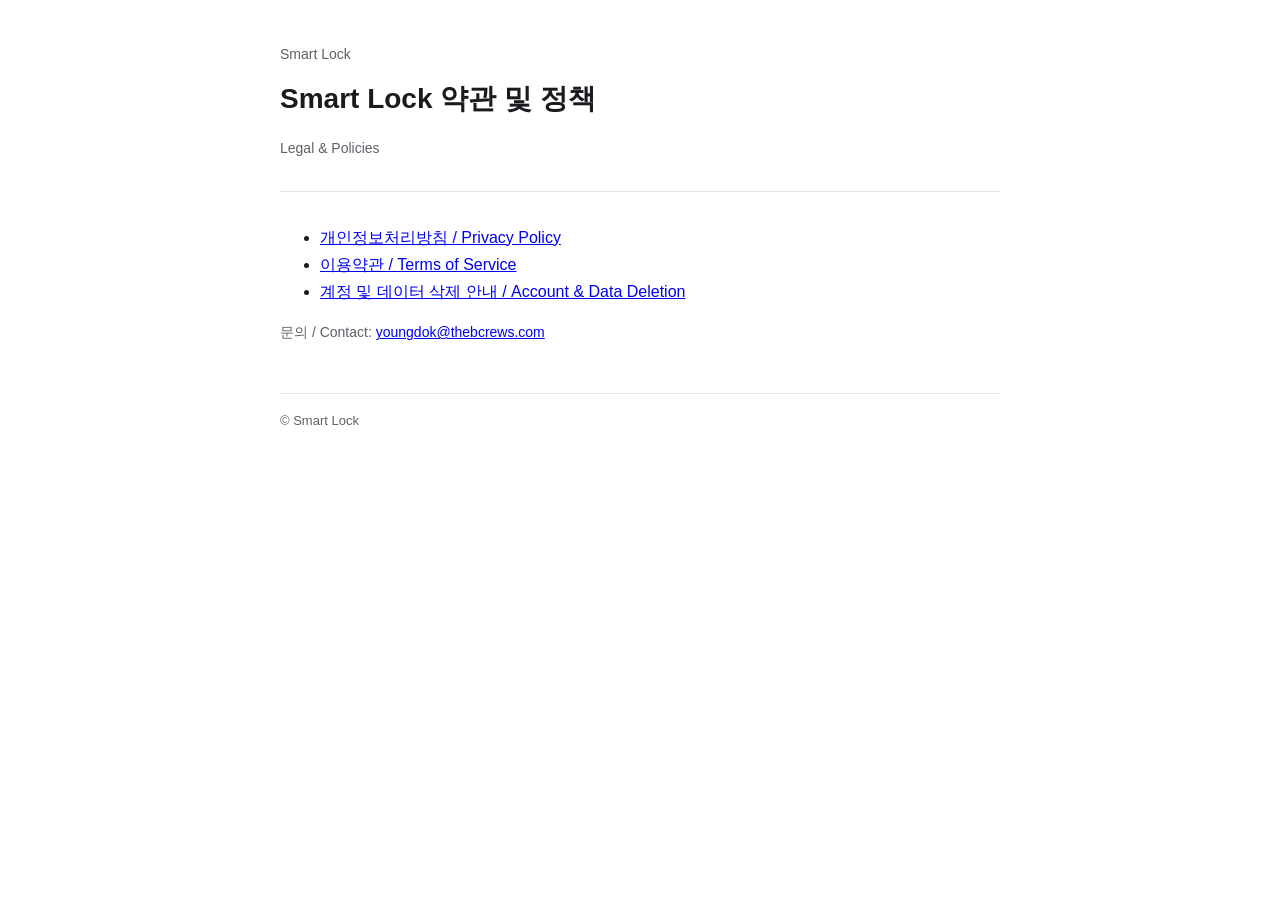
<file: index.html>
<!doctype html>
<html lang="ko">
<head>
<meta charset="utf-8">
<meta name="viewport" content="width=device-width,initial-scale=1">
<title>Smart Lock – 약관 및 정책</title>
<link rel="stylesheet" href="style.css">
</head>
<body>
<main>
<header>
<a href="./">Smart Lock</a>
<h1>Smart Lock 약관 및 정책</h1>
<p class="meta">Legal &amp; Policies</p>
</header>
<ul>
<li><a href="privacy.html">개인정보처리방침 / Privacy Policy</a></li>
<li><a href="terms.html">이용약관 / Terms of Service</a></li>
<li><a href="account-deletion.html">계정 및 데이터 삭제 안내 / Account &amp; Data Deletion</a></li>
</ul>
<p class="meta">문의 / Contact: <a href="mailto:youngdok@thebcrews.com">youngdok@thebcrews.com</a></p>
<footer>© Smart Lock</footer>
</main>
</body>
</html>
</file>
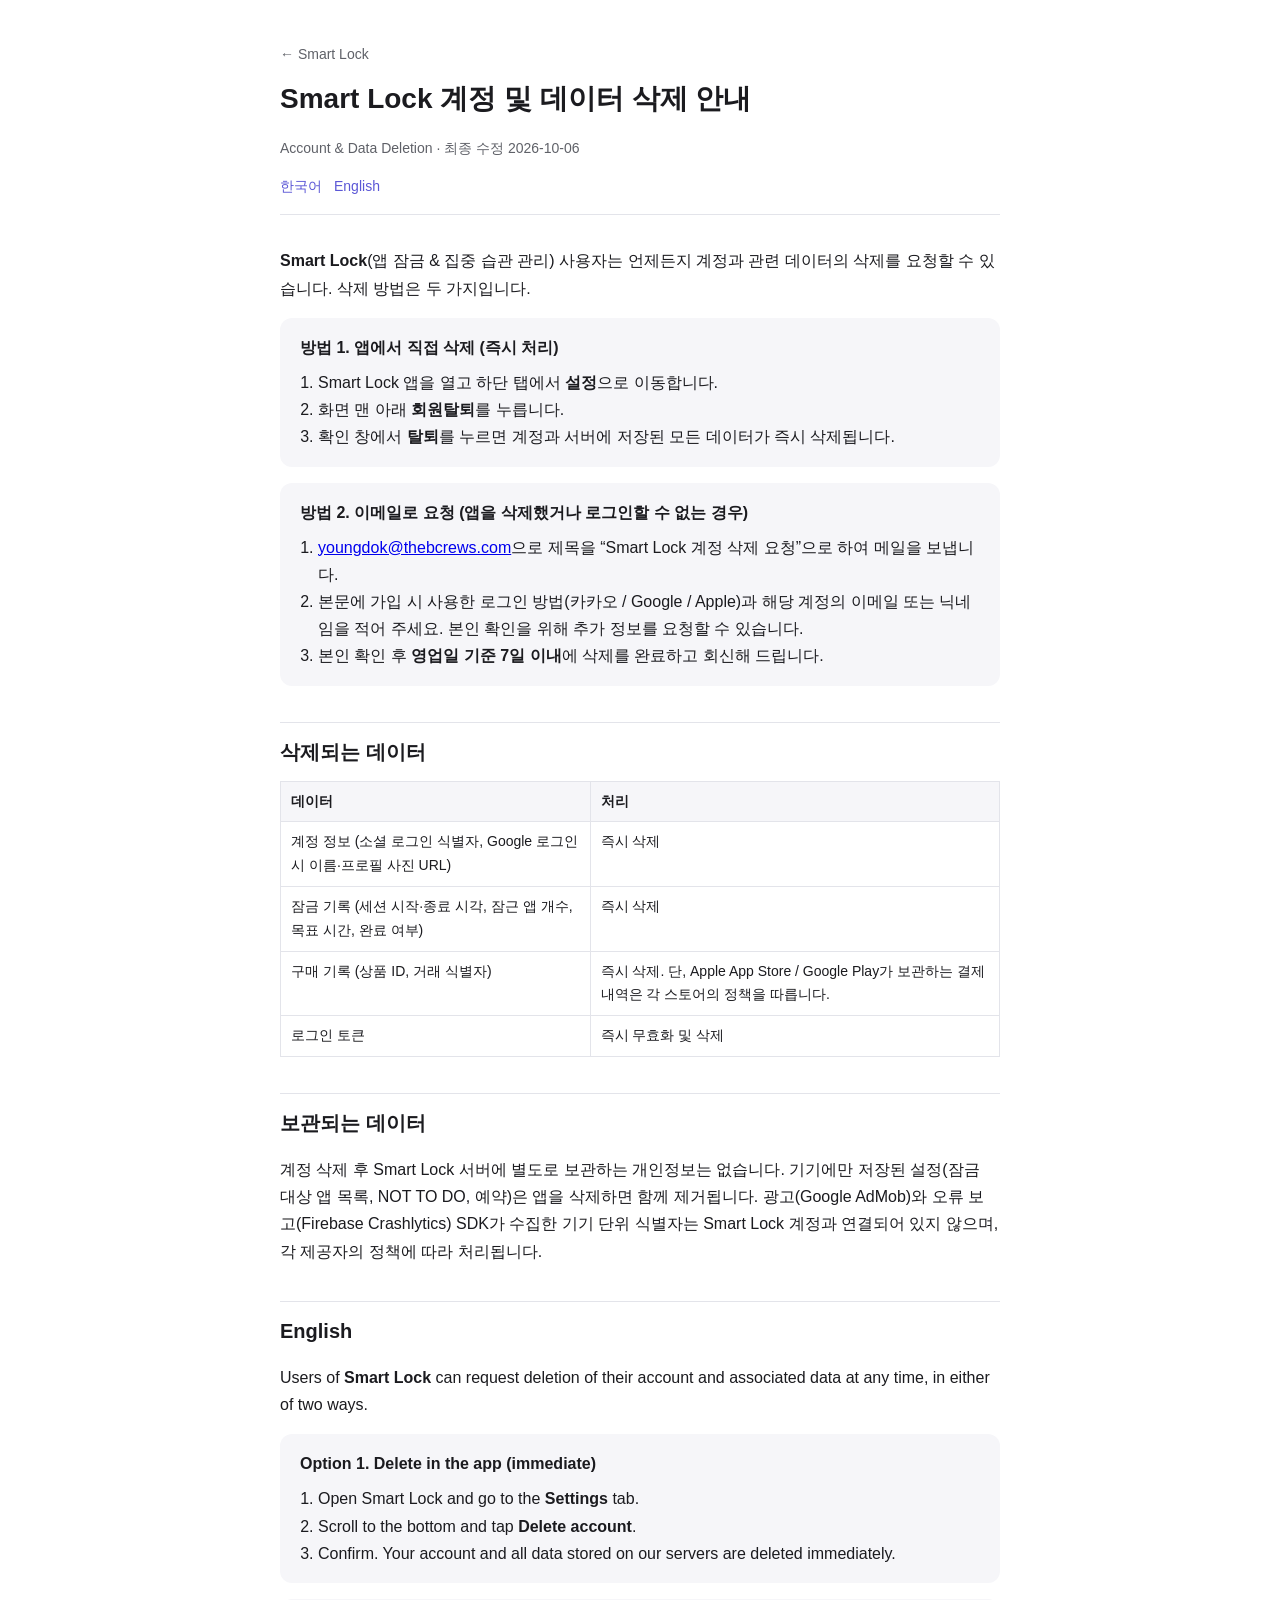
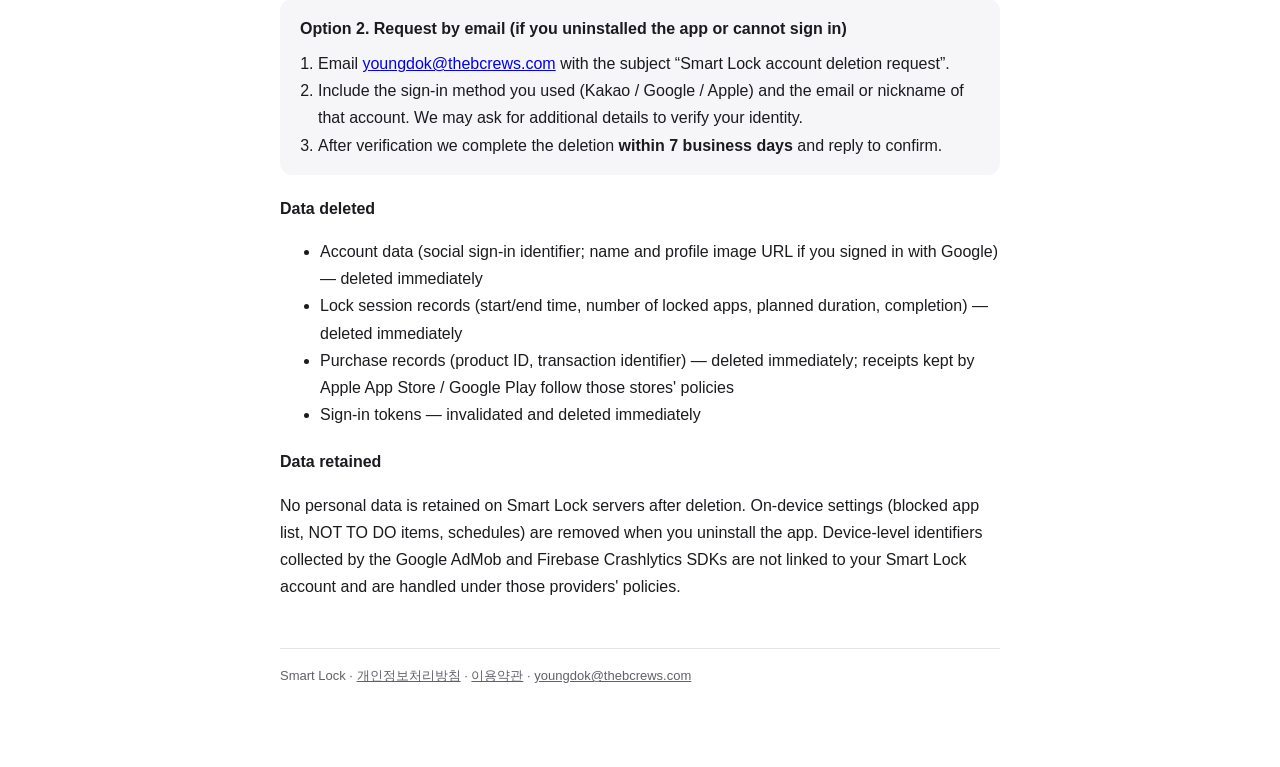
<file: account-deletion.html>
<!doctype html>
<html lang="ko">
<head>
<meta charset="utf-8">
<meta name="viewport" content="width=device-width,initial-scale=1">
<title>Smart Lock – 계정 및 데이터 삭제 안내</title>
<link rel="stylesheet" href="style.css">
</head>
<body>
<main>
<header>
<a href="./">← Smart Lock</a>
<h1>Smart Lock 계정 및 데이터 삭제 안내</h1>
<p class="meta">Account &amp; Data Deletion · 최종 수정 2026-10-06</p>
<div class="lang"><a href="#ko">한국어</a><a href="#en">English</a></div>
</header>

<section id="ko">
<p><strong>Smart Lock</strong>(앱 잠금 &amp; 집중 습관 관리) 사용자는 언제든지 계정과 관련 데이터의 삭제를 요청할 수 있습니다. 삭제 방법은 두 가지입니다.</p>

<div class="box"><strong>방법 1. 앱에서 직접 삭제 (즉시 처리)</strong>
<ol>
<li>Smart Lock 앱을 열고 하단 탭에서 <strong>설정</strong>으로 이동합니다.</li>
<li>화면 맨 아래 <strong>회원탈퇴</strong>를 누릅니다.</li>
<li>확인 창에서 <strong>탈퇴</strong>를 누르면 계정과 서버에 저장된 모든 데이터가 즉시 삭제됩니다.</li>
</ol></div>

<div class="box"><strong>방법 2. 이메일로 요청 (앱을 삭제했거나 로그인할 수 없는 경우)</strong>
<ol>
<li><a href="mailto:youngdok@thebcrews.com?subject=Smart%20Lock%20%EA%B3%84%EC%A0%95%20%EC%82%AD%EC%A0%9C%20%EC%9A%94%EC%B2%AD">youngdok@thebcrews.com</a>으로 제목을 “Smart Lock 계정 삭제 요청”으로 하여 메일을 보냅니다.</li>
<li>본문에 가입 시 사용한 로그인 방법(카카오 / Google / Apple)과 해당 계정의 이메일 또는 닉네임을 적어 주세요. 본인 확인을 위해 추가 정보를 요청할 수 있습니다.</li>
<li>본인 확인 후 <strong>영업일 기준 7일 이내</strong>에 삭제를 완료하고 회신해 드립니다.</li>
</ol></div>

<h2>삭제되는 데이터</h2>
<table>
<tr><th>데이터</th><th>처리</th></tr>
<tr><td>계정 정보 (소셜 로그인 식별자, Google 로그인 시 이름·프로필 사진 URL)</td><td>즉시 삭제</td></tr>
<tr><td>잠금 기록 (세션 시작·종료 시각, 잠근 앱 개수, 목표 시간, 완료 여부)</td><td>즉시 삭제</td></tr>
<tr><td>구매 기록 (상품 ID, 거래 식별자)</td><td>즉시 삭제. 단, Apple App Store / Google Play가 보관하는 결제 내역은 각 스토어의 정책을 따릅니다.</td></tr>
<tr><td>로그인 토큰</td><td>즉시 무효화 및 삭제</td></tr>
</table>

<h2>보관되는 데이터</h2>
<p>계정 삭제 후 Smart Lock 서버에 별도로 보관하는 개인정보는 없습니다. 기기에만 저장된 설정(잠금 대상 앱 목록, NOT TO DO, 예약)은 앱을 삭제하면 함께 제거됩니다. 광고(Google AdMob)와 오류 보고(Firebase Crashlytics) SDK가 수집한 기기 단위 식별자는 Smart Lock 계정과 연결되어 있지 않으며, 각 제공자의 정책에 따라 처리됩니다.</p>
</section>

<section id="en">
<h2>English</h2>
<p>Users of <strong>Smart Lock</strong> can request deletion of their account and associated data at any time, in either of two ways.</p>

<div class="box"><strong>Option 1. Delete in the app (immediate)</strong>
<ol>
<li>Open Smart Lock and go to the <strong>Settings</strong> tab.</li>
<li>Scroll to the bottom and tap <strong>Delete account</strong>.</li>
<li>Confirm. Your account and all data stored on our servers are deleted immediately.</li>
</ol></div>

<div class="box"><strong>Option 2. Request by email (if you uninstalled the app or cannot sign in)</strong>
<ol>
<li>Email <a href="mailto:youngdok@thebcrews.com?subject=Smart%20Lock%20account%20deletion%20request">youngdok@thebcrews.com</a> with the subject “Smart Lock account deletion request”.</li>
<li>Include the sign-in method you used (Kakao / Google / Apple) and the email or nickname of that account. We may ask for additional details to verify your identity.</li>
<li>After verification we complete the deletion <strong>within 7 business days</strong> and reply to confirm.</li>
</ol></div>

<h3>Data deleted</h3>
<ul>
<li>Account data (social sign-in identifier; name and profile image URL if you signed in with Google) — deleted immediately</li>
<li>Lock session records (start/end time, number of locked apps, planned duration, completion) — deleted immediately</li>
<li>Purchase records (product ID, transaction identifier) — deleted immediately; receipts kept by Apple App Store / Google Play follow those stores' policies</li>
<li>Sign-in tokens — invalidated and deleted immediately</li>
</ul>
<h3>Data retained</h3>
<p>No personal data is retained on Smart Lock servers after deletion. On-device settings (blocked app list, NOT TO DO items, schedules) are removed when you uninstall the app. Device-level identifiers collected by the Google AdMob and Firebase Crashlytics SDKs are not linked to your Smart Lock account and are handled under those providers' policies.</p>
</section>

<footer>Smart Lock · <a href="privacy.html">개인정보처리방침</a> · <a href="terms.html">이용약관</a> · <a href="mailto:youngdok@thebcrews.com">youngdok@thebcrews.com</a></footer>
</main>
</body>
</html>
</file>
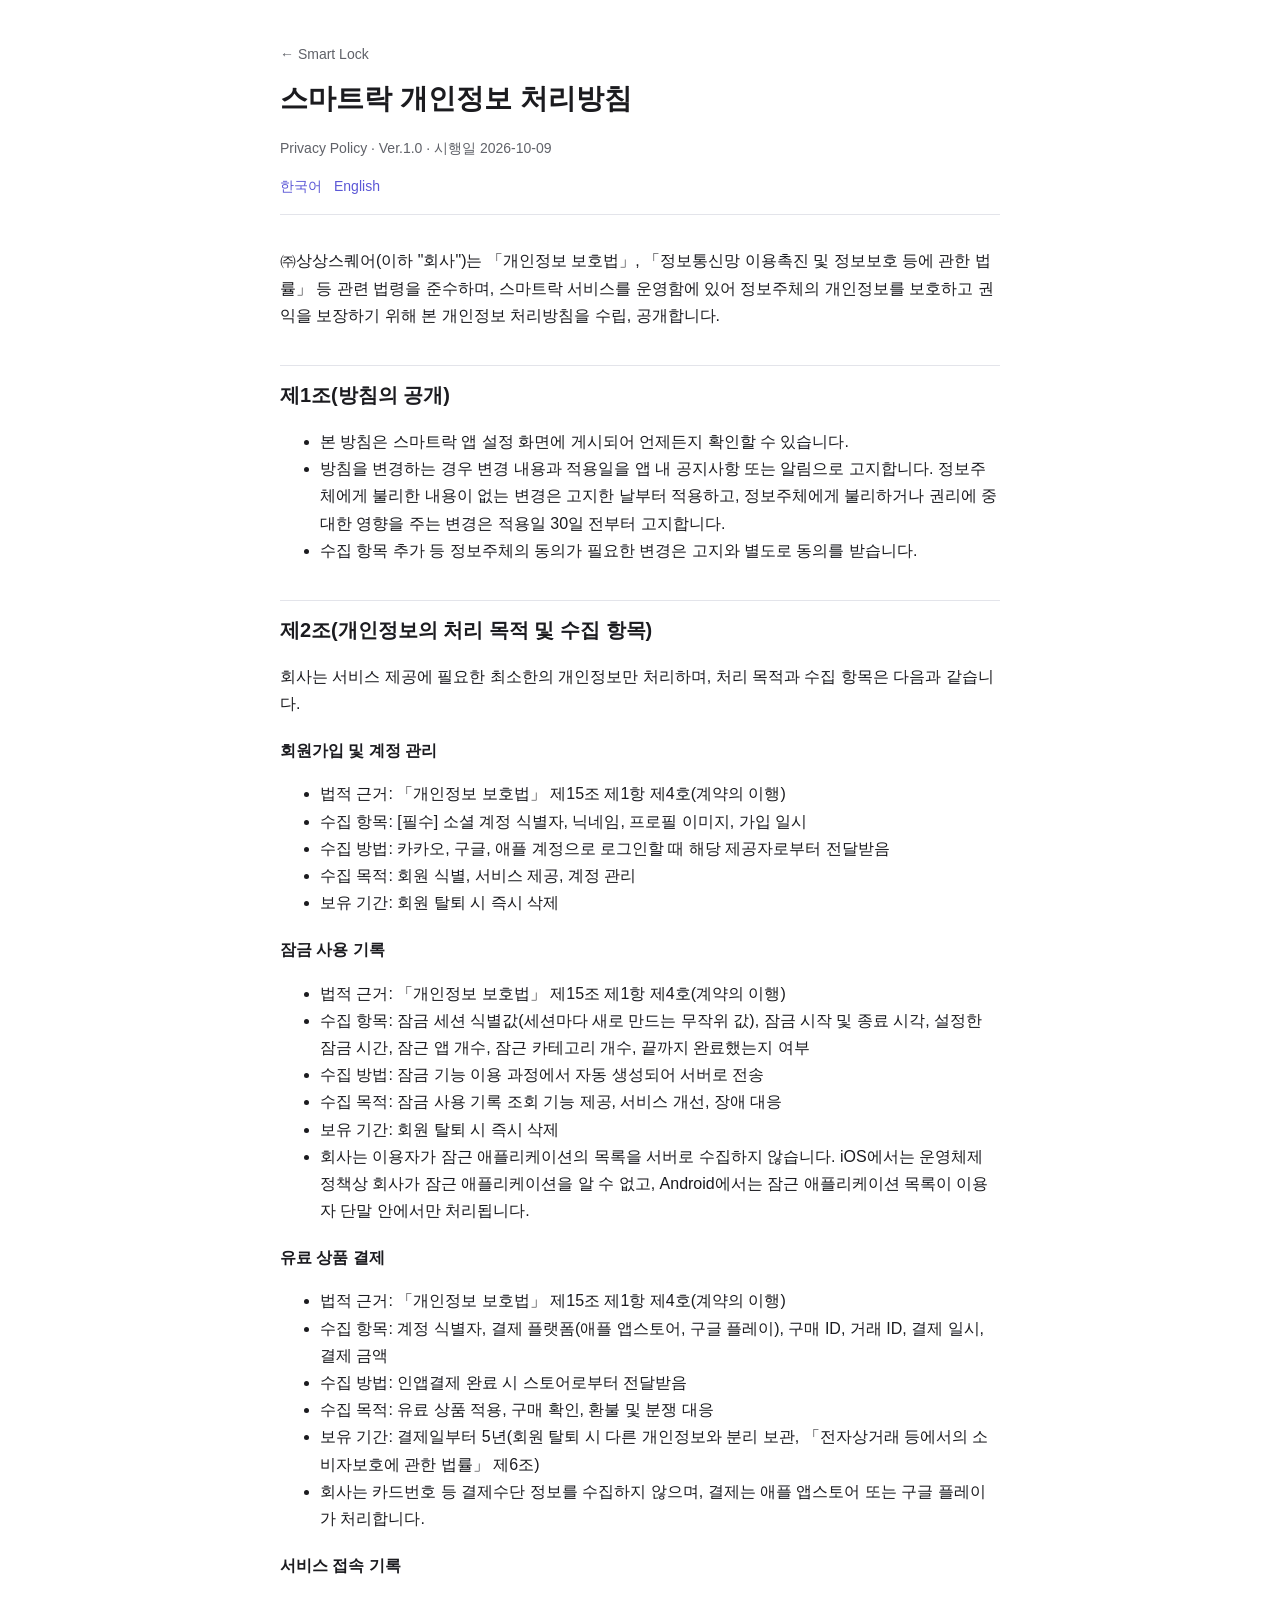
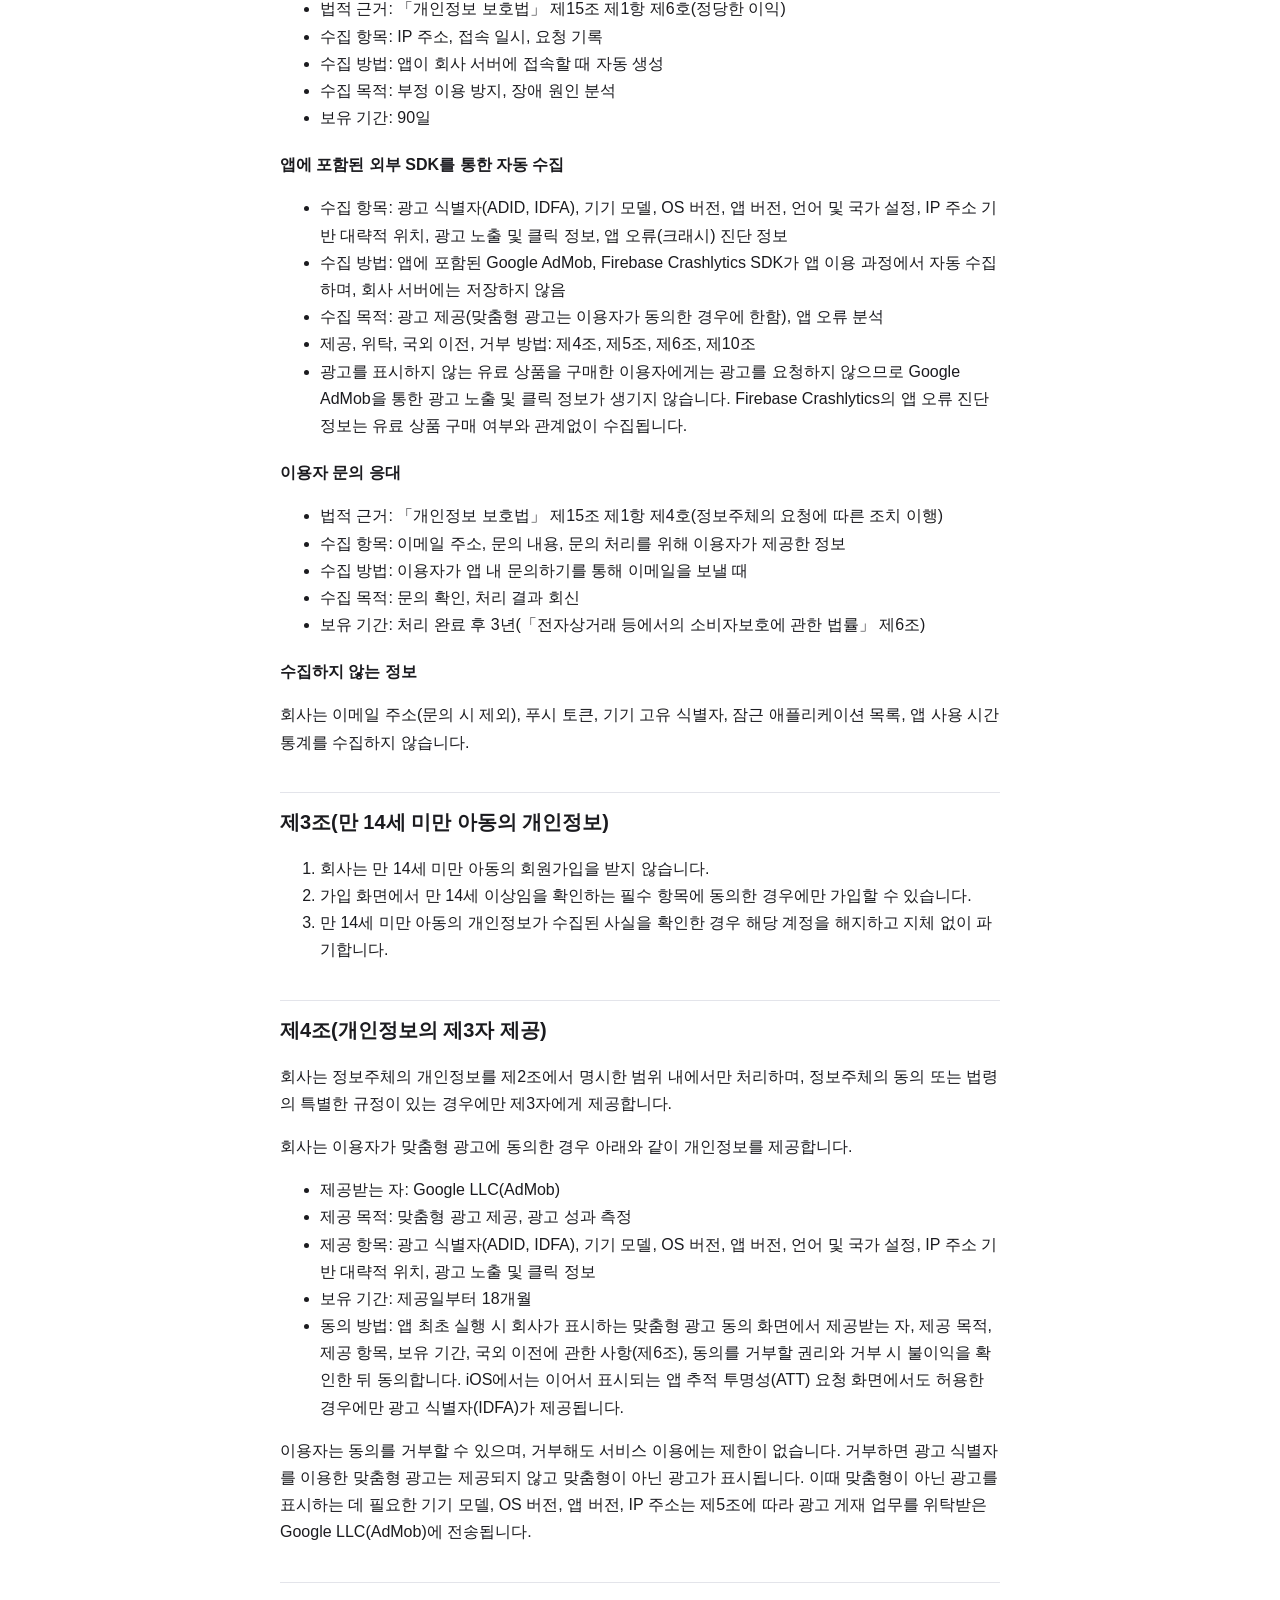
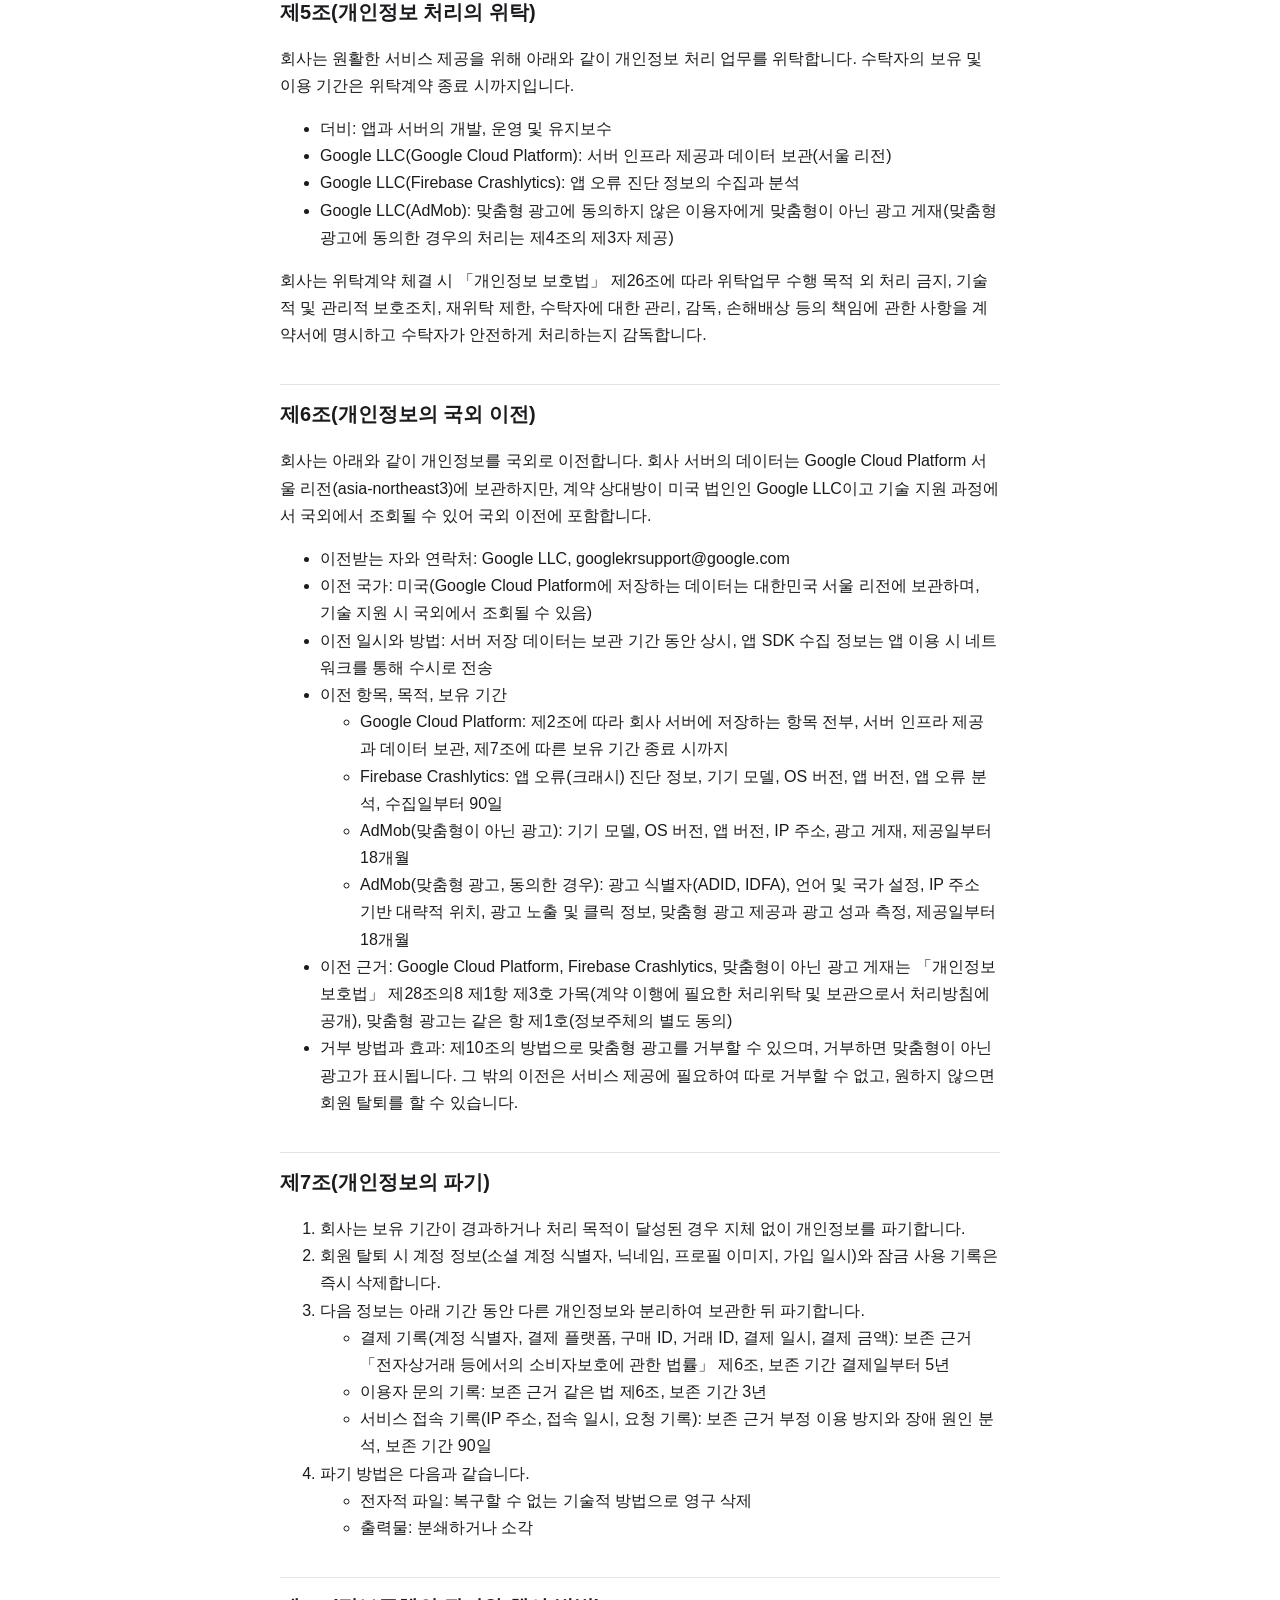
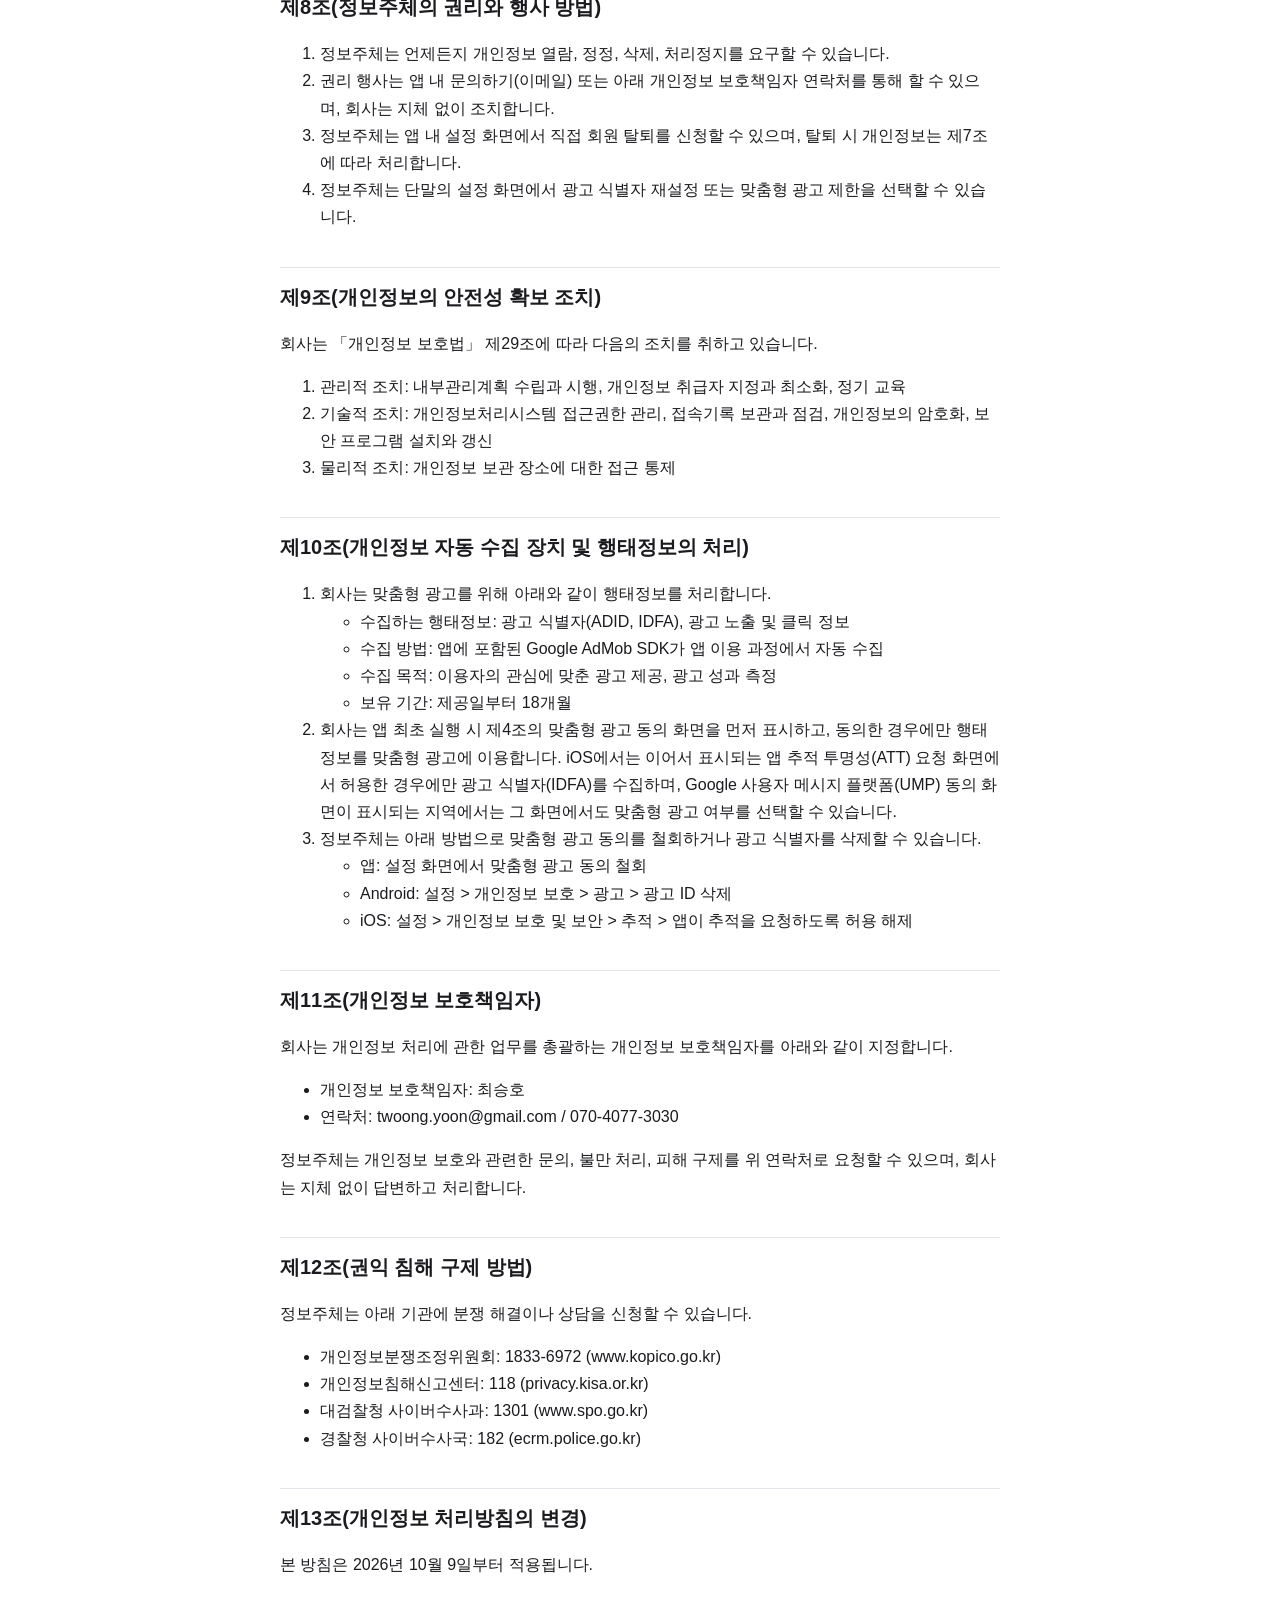
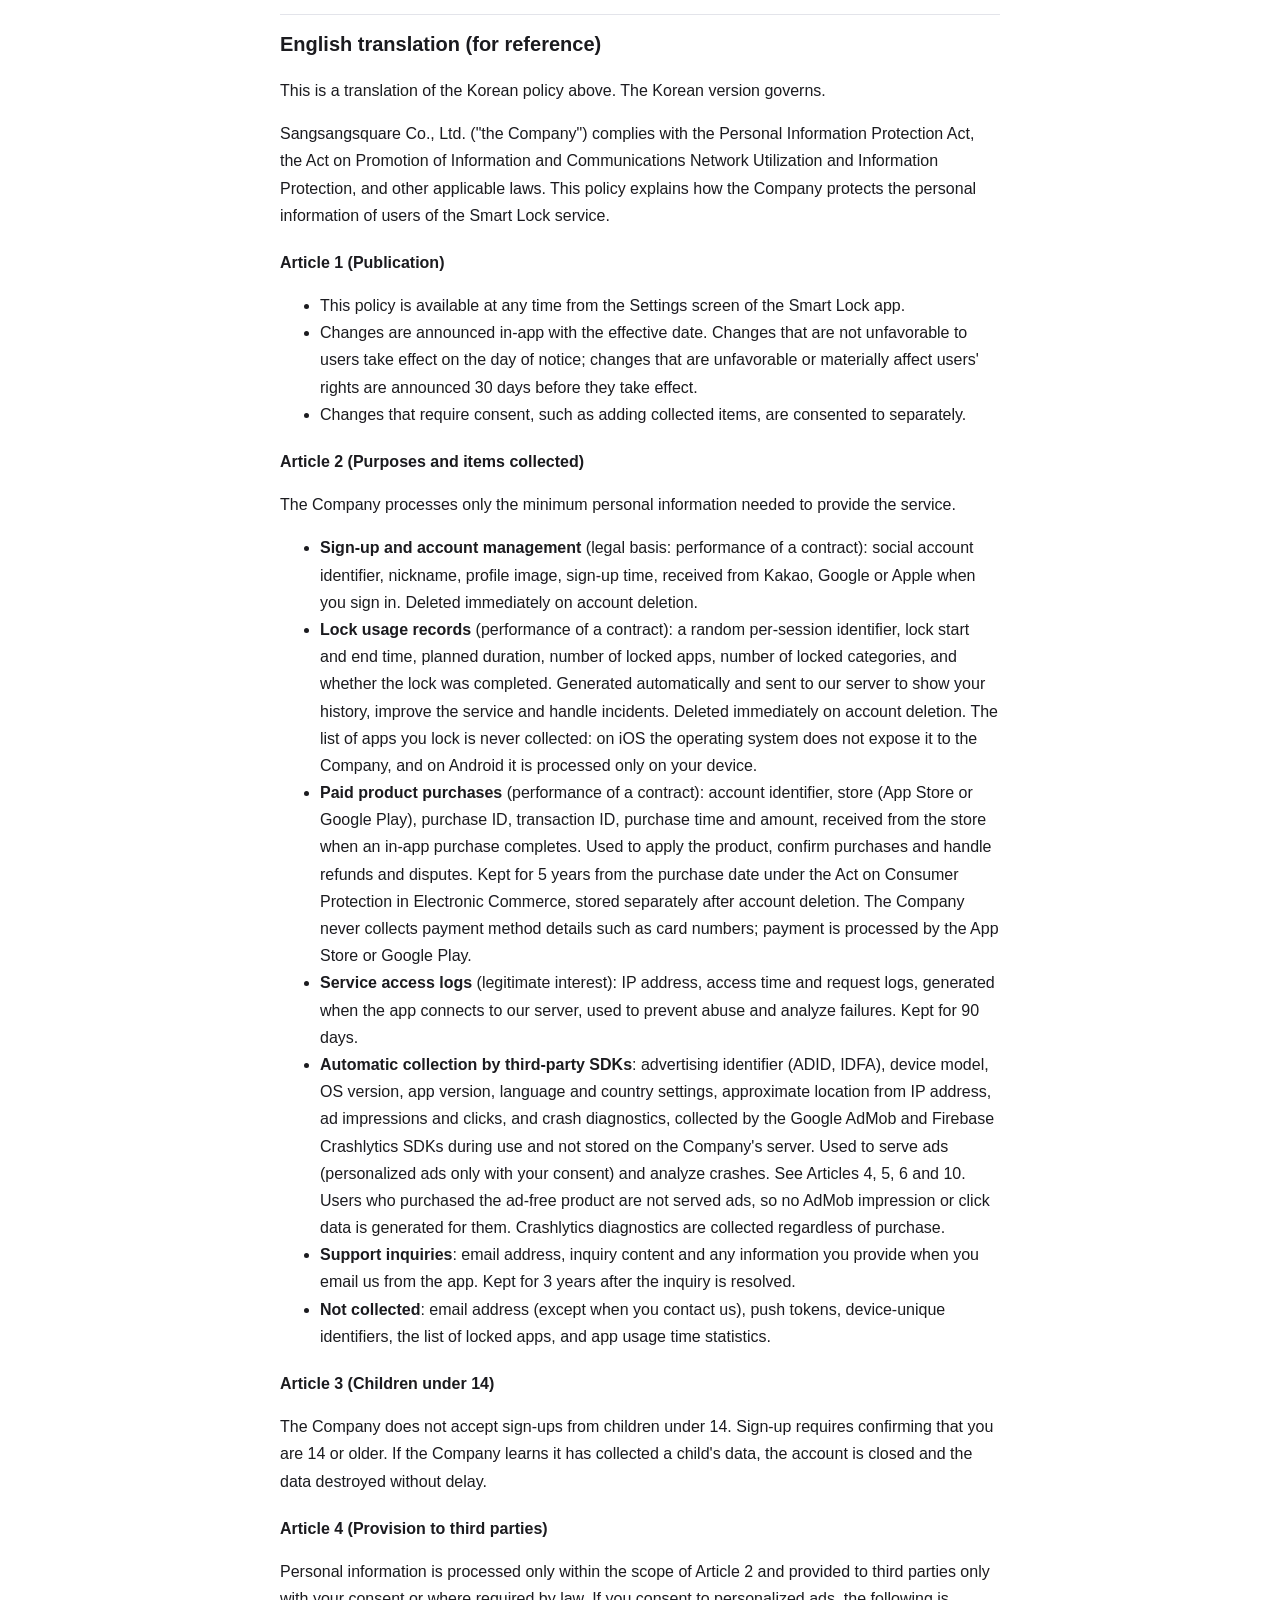
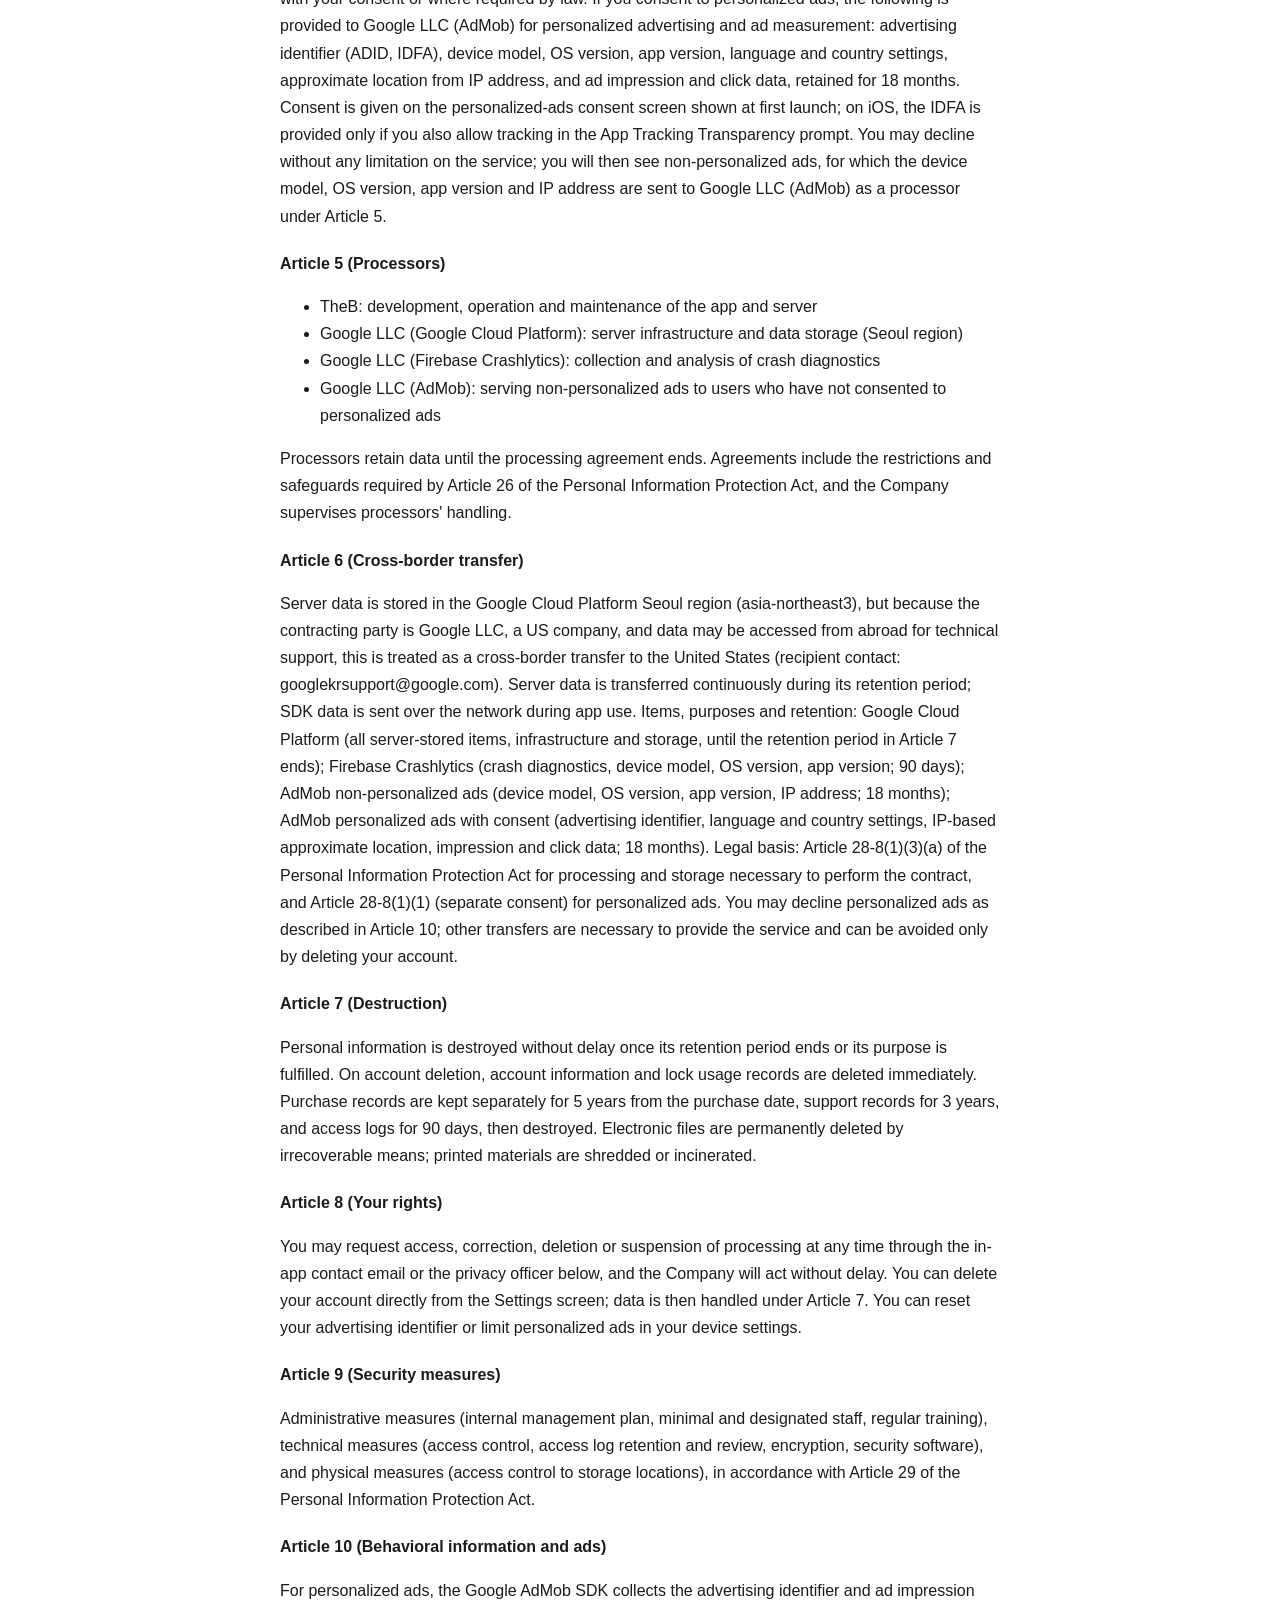
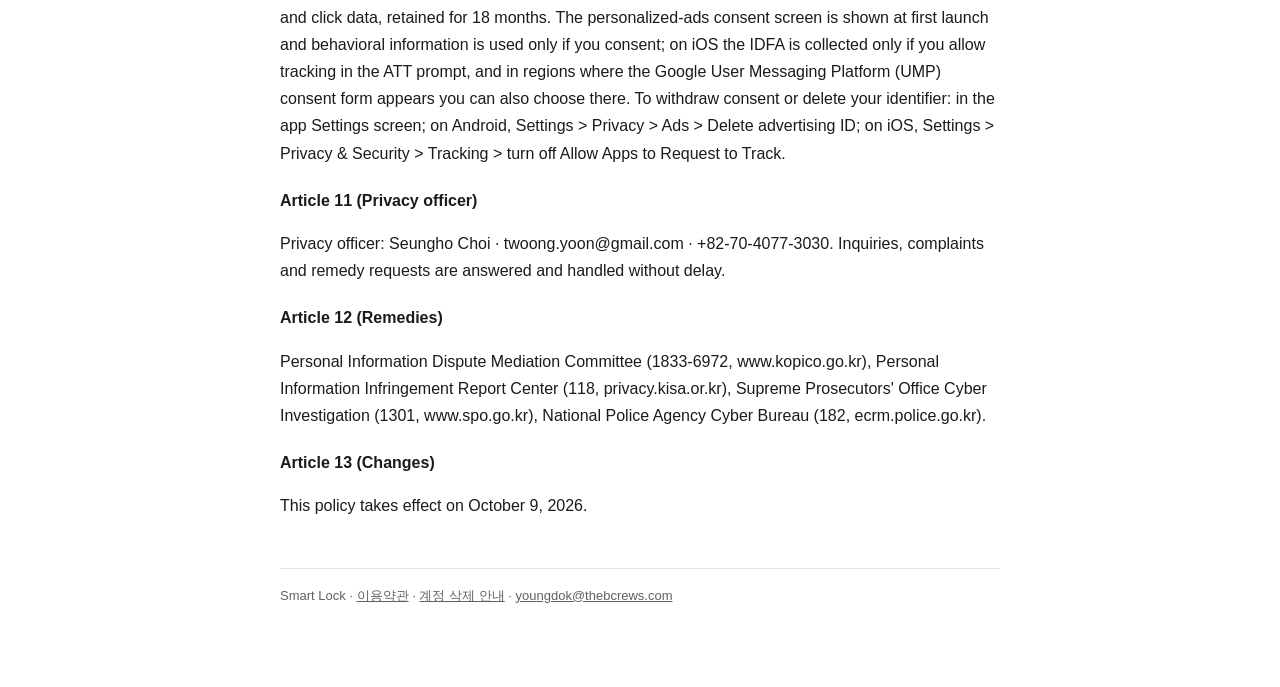
<file: privacy.html>
<!doctype html>
<html lang="ko">
<head>
<meta charset="utf-8">
<meta name="viewport" content="width=device-width,initial-scale=1">
<title>Smart Lock – 개인정보 처리방침</title>
<link rel="stylesheet" href="style.css">
</head>
<body>
<main>
<header>
<a href="./">← Smart Lock</a>
<h1>스마트락 개인정보 처리방침</h1>
<p class="meta">Privacy Policy · Ver.1.0 · 시행일 2026-10-09</p>
<div class="lang"><a href="#ko">한국어</a><a href="#en">English</a></div>
</header>

<section id="ko">
<p>㈜상상스퀘어(이하 "회사")는 「개인정보 보호법」, 「정보통신망 이용촉진 및 정보보호 등에 관한 법률」 등 관련 법령을 준수하며, 스마트락 서비스를 운영함에 있어 정보주체의 개인정보를 보호하고 권익을 보장하기 위해 본 개인정보 처리방침을 수립, 공개합니다.</p>

<h2>제1조(방침의 공개)</h2>
<ul>
<li>본 방침은 스마트락 앱 설정 화면에 게시되어 언제든지 확인할 수 있습니다.</li>
<li>방침을 변경하는 경우 변경 내용과 적용일을 앱 내 공지사항 또는 알림으로 고지합니다. 정보주체에게 불리한 내용이 없는 변경은 고지한 날부터 적용하고, 정보주체에게 불리하거나 권리에 중대한 영향을 주는 변경은 적용일 30일 전부터 고지합니다.</li>
<li>수집 항목 추가 등 정보주체의 동의가 필요한 변경은 고지와 별도로 동의를 받습니다.</li>
</ul>

<h2>제2조(개인정보의 처리 목적 및 수집 항목)</h2>
<p>회사는 서비스 제공에 필요한 최소한의 개인정보만 처리하며, 처리 목적과 수집 항목은 다음과 같습니다.</p>

<h3>회원가입 및 계정 관리</h3>
<ul>
<li>법적 근거: 「개인정보 보호법」 제15조 제1항 제4호(계약의 이행)</li>
<li>수집 항목: [필수] 소셜 계정 식별자, 닉네임, 프로필 이미지, 가입 일시</li>
<li>수집 방법: 카카오, 구글, 애플 계정으로 로그인할 때 해당 제공자로부터 전달받음</li>
<li>수집 목적: 회원 식별, 서비스 제공, 계정 관리</li>
<li>보유 기간: 회원 탈퇴 시 즉시 삭제</li>
</ul>

<h3>잠금 사용 기록</h3>
<ul>
<li>법적 근거: 「개인정보 보호법」 제15조 제1항 제4호(계약의 이행)</li>
<li>수집 항목: 잠금 세션 식별값(세션마다 새로 만드는 무작위 값), 잠금 시작 및 종료 시각, 설정한 잠금 시간, 잠근 앱 개수, 잠근 카테고리 개수, 끝까지 완료했는지 여부</li>
<li>수집 방법: 잠금 기능 이용 과정에서 자동 생성되어 서버로 전송</li>
<li>수집 목적: 잠금 사용 기록 조회 기능 제공, 서비스 개선, 장애 대응</li>
<li>보유 기간: 회원 탈퇴 시 즉시 삭제</li>
<li>회사는 이용자가 잠근 애플리케이션의 목록을 서버로 수집하지 않습니다. iOS에서는 운영체제 정책상 회사가 잠근 애플리케이션을 알 수 없고, Android에서는 잠근 애플리케이션 목록이 이용자 단말 안에서만 처리됩니다.</li>
</ul>

<h3>유료 상품 결제</h3>
<ul>
<li>법적 근거: 「개인정보 보호법」 제15조 제1항 제4호(계약의 이행)</li>
<li>수집 항목: 계정 식별자, 결제 플랫폼(애플 앱스토어, 구글 플레이), 구매 ID, 거래 ID, 결제 일시, 결제 금액</li>
<li>수집 방법: 인앱결제 완료 시 스토어로부터 전달받음</li>
<li>수집 목적: 유료 상품 적용, 구매 확인, 환불 및 분쟁 대응</li>
<li>보유 기간: 결제일부터 5년(회원 탈퇴 시 다른 개인정보와 분리 보관, 「전자상거래 등에서의 소비자보호에 관한 법률」 제6조)</li>
<li>회사는 카드번호 등 결제수단 정보를 수집하지 않으며, 결제는 애플 앱스토어 또는 구글 플레이가 처리합니다.</li>
</ul>

<h3>서비스 접속 기록</h3>
<ul>
<li>법적 근거: 「개인정보 보호법」 제15조 제1항 제6호(정당한 이익)</li>
<li>수집 항목: IP 주소, 접속 일시, 요청 기록</li>
<li>수집 방법: 앱이 회사 서버에 접속할 때 자동 생성</li>
<li>수집 목적: 부정 이용 방지, 장애 원인 분석</li>
<li>보유 기간: 90일</li>
</ul>

<h3>앱에 포함된 외부 SDK를 통한 자동 수집</h3>
<ul>
<li>수집 항목: 광고 식별자(ADID, IDFA), 기기 모델, OS 버전, 앱 버전, 언어 및 국가 설정, IP 주소 기반 대략적 위치, 광고 노출 및 클릭 정보, 앱 오류(크래시) 진단 정보</li>
<li>수집 방법: 앱에 포함된 Google AdMob, Firebase Crashlytics SDK가 앱 이용 과정에서 자동 수집하며, 회사 서버에는 저장하지 않음</li>
<li>수집 목적: 광고 제공(맞춤형 광고는 이용자가 동의한 경우에 한함), 앱 오류 분석</li>
<li>제공, 위탁, 국외 이전, 거부 방법: 제4조, 제5조, 제6조, 제10조</li>
<li>광고를 표시하지 않는 유료 상품을 구매한 이용자에게는 광고를 요청하지 않으므로 Google AdMob을 통한 광고 노출 및 클릭 정보가 생기지 않습니다. Firebase Crashlytics의 앱 오류 진단 정보는 유료 상품 구매 여부와 관계없이 수집됩니다.</li>
</ul>

<h3>이용자 문의 응대</h3>
<ul>
<li>법적 근거: 「개인정보 보호법」 제15조 제1항 제4호(정보주체의 요청에 따른 조치 이행)</li>
<li>수집 항목: 이메일 주소, 문의 내용, 문의 처리를 위해 이용자가 제공한 정보</li>
<li>수집 방법: 이용자가 앱 내 문의하기를 통해 이메일을 보낼 때</li>
<li>수집 목적: 문의 확인, 처리 결과 회신</li>
<li>보유 기간: 처리 완료 후 3년(「전자상거래 등에서의 소비자보호에 관한 법률」 제6조)</li>
</ul>

<h3>수집하지 않는 정보</h3>
<p>회사는 이메일 주소(문의 시 제외), 푸시 토큰, 기기 고유 식별자, 잠근 애플리케이션 목록, 앱 사용 시간 통계를 수집하지 않습니다.</p>

<h2>제3조(만 14세 미만 아동의 개인정보)</h2>
<ol>
<li>회사는 만 14세 미만 아동의 회원가입을 받지 않습니다.</li>
<li>가입 화면에서 만 14세 이상임을 확인하는 필수 항목에 동의한 경우에만 가입할 수 있습니다.</li>
<li>만 14세 미만 아동의 개인정보가 수집된 사실을 확인한 경우 해당 계정을 해지하고 지체 없이 파기합니다.</li>
</ol>

<h2>제4조(개인정보의 제3자 제공)</h2>
<p>회사는 정보주체의 개인정보를 제2조에서 명시한 범위 내에서만 처리하며, 정보주체의 동의 또는 법령의 특별한 규정이 있는 경우에만 제3자에게 제공합니다.</p>
<p>회사는 이용자가 맞춤형 광고에 동의한 경우 아래와 같이 개인정보를 제공합니다.</p>
<ul>
<li>제공받는 자: Google LLC(AdMob)</li>
<li>제공 목적: 맞춤형 광고 제공, 광고 성과 측정</li>
<li>제공 항목: 광고 식별자(ADID, IDFA), 기기 모델, OS 버전, 앱 버전, 언어 및 국가 설정, IP 주소 기반 대략적 위치, 광고 노출 및 클릭 정보</li>
<li>보유 기간: 제공일부터 18개월</li>
<li>동의 방법: 앱 최초 실행 시 회사가 표시하는 맞춤형 광고 동의 화면에서 제공받는 자, 제공 목적, 제공 항목, 보유 기간, 국외 이전에 관한 사항(제6조), 동의를 거부할 권리와 거부 시 불이익을 확인한 뒤 동의합니다. iOS에서는 이어서 표시되는 앱 추적 투명성(ATT) 요청 화면에서도 허용한 경우에만 광고 식별자(IDFA)가 제공됩니다.</li>
</ul>
<p>이용자는 동의를 거부할 수 있으며, 거부해도 서비스 이용에는 제한이 없습니다. 거부하면 광고 식별자를 이용한 맞춤형 광고는 제공되지 않고 맞춤형이 아닌 광고가 표시됩니다. 이때 맞춤형이 아닌 광고를 표시하는 데 필요한 기기 모델, OS 버전, 앱 버전, IP 주소는 제5조에 따라 광고 게재 업무를 위탁받은 Google LLC(AdMob)에 전송됩니다.</p>

<h2>제5조(개인정보 처리의 위탁)</h2>
<p>회사는 원활한 서비스 제공을 위해 아래와 같이 개인정보 처리 업무를 위탁합니다. 수탁자의 보유 및 이용 기간은 위탁계약 종료 시까지입니다.</p>
<ul>
<li>더비: 앱과 서버의 개발, 운영 및 유지보수</li>
<li>Google LLC(Google Cloud Platform): 서버 인프라 제공과 데이터 보관(서울 리전)</li>
<li>Google LLC(Firebase Crashlytics): 앱 오류 진단 정보의 수집과 분석</li>
<li>Google LLC(AdMob): 맞춤형 광고에 동의하지 않은 이용자에게 맞춤형이 아닌 광고 게재(맞춤형 광고에 동의한 경우의 처리는 제4조의 제3자 제공)</li>
</ul>
<p>회사는 위탁계약 체결 시 「개인정보 보호법」 제26조에 따라 위탁업무 수행 목적 외 처리 금지, 기술적 및 관리적 보호조치, 재위탁 제한, 수탁자에 대한 관리, 감독, 손해배상 등의 책임에 관한 사항을 계약서에 명시하고 수탁자가 안전하게 처리하는지 감독합니다.</p>

<h2>제6조(개인정보의 국외 이전)</h2>
<p>회사는 아래와 같이 개인정보를 국외로 이전합니다. 회사 서버의 데이터는 Google Cloud Platform 서울 리전(asia-northeast3)에 보관하지만, 계약 상대방이 미국 법인인 Google LLC이고 기술 지원 과정에서 국외에서 조회될 수 있어 국외 이전에 포함합니다.</p>
<ul>
<li>이전받는 자와 연락처: Google LLC, googlekrsupport@google.com</li>
<li>이전 국가: 미국(Google Cloud Platform에 저장하는 데이터는 대한민국 서울 리전에 보관하며, 기술 지원 시 국외에서 조회될 수 있음)</li>
<li>이전 일시와 방법: 서버 저장 데이터는 보관 기간 동안 상시, 앱 SDK 수집 정보는 앱 이용 시 네트워크를 통해 수시로 전송</li>
<li>이전 항목, 목적, 보유 기간
  <ul>
  <li>Google Cloud Platform: 제2조에 따라 회사 서버에 저장하는 항목 전부, 서버 인프라 제공과 데이터 보관, 제7조에 따른 보유 기간 종료 시까지</li>
  <li>Firebase Crashlytics: 앱 오류(크래시) 진단 정보, 기기 모델, OS 버전, 앱 버전, 앱 오류 분석, 수집일부터 90일</li>
  <li>AdMob(맞춤형이 아닌 광고): 기기 모델, OS 버전, 앱 버전, IP 주소, 광고 게재, 제공일부터 18개월</li>
  <li>AdMob(맞춤형 광고, 동의한 경우): 광고 식별자(ADID, IDFA), 언어 및 국가 설정, IP 주소 기반 대략적 위치, 광고 노출 및 클릭 정보, 맞춤형 광고 제공과 광고 성과 측정, 제공일부터 18개월</li>
  </ul>
</li>
<li>이전 근거: Google Cloud Platform, Firebase Crashlytics, 맞춤형이 아닌 광고 게재는 「개인정보 보호법」 제28조의8 제1항 제3호 가목(계약 이행에 필요한 처리위탁 및 보관으로서 처리방침에 공개), 맞춤형 광고는 같은 항 제1호(정보주체의 별도 동의)</li>
<li>거부 방법과 효과: 제10조의 방법으로 맞춤형 광고를 거부할 수 있으며, 거부하면 맞춤형이 아닌 광고가 표시됩니다. 그 밖의 이전은 서비스 제공에 필요하여 따로 거부할 수 없고, 원하지 않으면 회원 탈퇴를 할 수 있습니다.</li>
</ul>

<h2>제7조(개인정보의 파기)</h2>
<ol>
<li>회사는 보유 기간이 경과하거나 처리 목적이 달성된 경우 지체 없이 개인정보를 파기합니다.</li>
<li>회원 탈퇴 시 계정 정보(소셜 계정 식별자, 닉네임, 프로필 이미지, 가입 일시)와 잠금 사용 기록은 즉시 삭제합니다.</li>
<li>다음 정보는 아래 기간 동안 다른 개인정보와 분리하여 보관한 뒤 파기합니다.
  <ul>
  <li>결제 기록(계정 식별자, 결제 플랫폼, 구매 ID, 거래 ID, 결제 일시, 결제 금액): 보존 근거 「전자상거래 등에서의 소비자보호에 관한 법률」 제6조, 보존 기간 결제일부터 5년</li>
  <li>이용자 문의 기록: 보존 근거 같은 법 제6조, 보존 기간 3년</li>
  <li>서비스 접속 기록(IP 주소, 접속 일시, 요청 기록): 보존 근거 부정 이용 방지와 장애 원인 분석, 보존 기간 90일</li>
  </ul>
</li>
<li>파기 방법은 다음과 같습니다.
  <ul>
  <li>전자적 파일: 복구할 수 없는 기술적 방법으로 영구 삭제</li>
  <li>출력물: 분쇄하거나 소각</li>
  </ul>
</li>
</ol>

<h2>제8조(정보주체의 권리와 행사 방법)</h2>
<ol>
<li>정보주체는 언제든지 개인정보 열람, 정정, 삭제, 처리정지를 요구할 수 있습니다.</li>
<li>권리 행사는 앱 내 문의하기(이메일) 또는 아래 개인정보 보호책임자 연락처를 통해 할 수 있으며, 회사는 지체 없이 조치합니다.</li>
<li>정보주체는 앱 내 설정 화면에서 직접 회원 탈퇴를 신청할 수 있으며, 탈퇴 시 개인정보는 제7조에 따라 처리합니다.</li>
<li>정보주체는 단말의 설정 화면에서 광고 식별자 재설정 또는 맞춤형 광고 제한을 선택할 수 있습니다.</li>
</ol>

<h2>제9조(개인정보의 안전성 확보 조치)</h2>
<p>회사는 「개인정보 보호법」 제29조에 따라 다음의 조치를 취하고 있습니다.</p>
<ol>
<li>관리적 조치: 내부관리계획 수립과 시행, 개인정보 취급자 지정과 최소화, 정기 교육</li>
<li>기술적 조치: 개인정보처리시스템 접근권한 관리, 접속기록 보관과 점검, 개인정보의 암호화, 보안 프로그램 설치와 갱신</li>
<li>물리적 조치: 개인정보 보관 장소에 대한 접근 통제</li>
</ol>

<h2>제10조(개인정보 자동 수집 장치 및 행태정보의 처리)</h2>
<ol>
<li>회사는 맞춤형 광고를 위해 아래와 같이 행태정보를 처리합니다.
  <ul>
  <li>수집하는 행태정보: 광고 식별자(ADID, IDFA), 광고 노출 및 클릭 정보</li>
  <li>수집 방법: 앱에 포함된 Google AdMob SDK가 앱 이용 과정에서 자동 수집</li>
  <li>수집 목적: 이용자의 관심에 맞춘 광고 제공, 광고 성과 측정</li>
  <li>보유 기간: 제공일부터 18개월</li>
  </ul>
</li>
<li>회사는 앱 최초 실행 시 제4조의 맞춤형 광고 동의 화면을 먼저 표시하고, 동의한 경우에만 행태정보를 맞춤형 광고에 이용합니다. iOS에서는 이어서 표시되는 앱 추적 투명성(ATT) 요청 화면에서 허용한 경우에만 광고 식별자(IDFA)를 수집하며, Google 사용자 메시지 플랫폼(UMP) 동의 화면이 표시되는 지역에서는 그 화면에서도 맞춤형 광고 여부를 선택할 수 있습니다.</li>
<li>정보주체는 아래 방법으로 맞춤형 광고 동의를 철회하거나 광고 식별자를 삭제할 수 있습니다.
  <ul>
  <li>앱: 설정 화면에서 맞춤형 광고 동의 철회</li>
  <li>Android: 설정 &gt; 개인정보 보호 &gt; 광고 &gt; 광고 ID 삭제</li>
  <li>iOS: 설정 &gt; 개인정보 보호 및 보안 &gt; 추적 &gt; 앱이 추적을 요청하도록 허용 해제</li>
  </ul>
</li>
</ol>

<h2>제11조(개인정보 보호책임자)</h2>
<p>회사는 개인정보 처리에 관한 업무를 총괄하는 개인정보 보호책임자를 아래와 같이 지정합니다.</p>
<ul>
<li>개인정보 보호책임자: 최승호</li>
<li>연락처: twoong.yoon@gmail.com / 070-4077-3030</li>
</ul>
<p>정보주체는 개인정보 보호와 관련한 문의, 불만 처리, 피해 구제를 위 연락처로 요청할 수 있으며, 회사는 지체 없이 답변하고 처리합니다.</p>

<h2>제12조(권익 침해 구제 방법)</h2>
<p>정보주체는 아래 기관에 분쟁 해결이나 상담을 신청할 수 있습니다.</p>
<ul>
<li>개인정보분쟁조정위원회: 1833-6972 (www.kopico.go.kr)</li>
<li>개인정보침해신고센터: 118 (privacy.kisa.or.kr)</li>
<li>대검찰청 사이버수사과: 1301 (www.spo.go.kr)</li>
<li>경찰청 사이버수사국: 182 (ecrm.police.go.kr)</li>
</ul>

<h2>제13조(개인정보 처리방침의 변경)</h2>
<p>본 방침은 2026년 10월 9일부터 적용됩니다.</p>
</section>

<section id="en">
<h2>English translation (for reference)</h2>
<p>This is a translation of the Korean policy above. The Korean version governs.</p>

<p>Sangsangsquare Co., Ltd. ("the Company") complies with the Personal Information Protection Act, the Act on Promotion of Information and Communications Network Utilization and Information Protection, and other applicable laws. This policy explains how the Company protects the personal information of users of the Smart Lock service.</p>

<h3>Article 1 (Publication)</h3>
<ul>
<li>This policy is available at any time from the Settings screen of the Smart Lock app.</li>
<li>Changes are announced in-app with the effective date. Changes that are not unfavorable to users take effect on the day of notice; changes that are unfavorable or materially affect users' rights are announced 30 days before they take effect.</li>
<li>Changes that require consent, such as adding collected items, are consented to separately.</li>
</ul>

<h3>Article 2 (Purposes and items collected)</h3>
<p>The Company processes only the minimum personal information needed to provide the service.</p>
<ul>
<li><strong>Sign-up and account management</strong> (legal basis: performance of a contract): social account identifier, nickname, profile image, sign-up time, received from Kakao, Google or Apple when you sign in. Deleted immediately on account deletion.</li>
<li><strong>Lock usage records</strong> (performance of a contract): a random per-session identifier, lock start and end time, planned duration, number of locked apps, number of locked categories, and whether the lock was completed. Generated automatically and sent to our server to show your history, improve the service and handle incidents. Deleted immediately on account deletion. The list of apps you lock is never collected: on iOS the operating system does not expose it to the Company, and on Android it is processed only on your device.</li>
<li><strong>Paid product purchases</strong> (performance of a contract): account identifier, store (App Store or Google Play), purchase ID, transaction ID, purchase time and amount, received from the store when an in-app purchase completes. Used to apply the product, confirm purchases and handle refunds and disputes. Kept for 5 years from the purchase date under the Act on Consumer Protection in Electronic Commerce, stored separately after account deletion. The Company never collects payment method details such as card numbers; payment is processed by the App Store or Google Play.</li>
<li><strong>Service access logs</strong> (legitimate interest): IP address, access time and request logs, generated when the app connects to our server, used to prevent abuse and analyze failures. Kept for 90 days.</li>
<li><strong>Automatic collection by third-party SDKs</strong>: advertising identifier (ADID, IDFA), device model, OS version, app version, language and country settings, approximate location from IP address, ad impressions and clicks, and crash diagnostics, collected by the Google AdMob and Firebase Crashlytics SDKs during use and not stored on the Company's server. Used to serve ads (personalized ads only with your consent) and analyze crashes. See Articles 4, 5, 6 and 10. Users who purchased the ad-free product are not served ads, so no AdMob impression or click data is generated for them. Crashlytics diagnostics are collected regardless of purchase.</li>
<li><strong>Support inquiries</strong>: email address, inquiry content and any information you provide when you email us from the app. Kept for 3 years after the inquiry is resolved.</li>
<li><strong>Not collected</strong>: email address (except when you contact us), push tokens, device-unique identifiers, the list of locked apps, and app usage time statistics.</li>
</ul>

<h3>Article 3 (Children under 14)</h3>
<p>The Company does not accept sign-ups from children under 14. Sign-up requires confirming that you are 14 or older. If the Company learns it has collected a child's data, the account is closed and the data destroyed without delay.</p>

<h3>Article 4 (Provision to third parties)</h3>
<p>Personal information is processed only within the scope of Article 2 and provided to third parties only with your consent or where required by law. If you consent to personalized ads, the following is provided to Google LLC (AdMob) for personalized advertising and ad measurement: advertising identifier (ADID, IDFA), device model, OS version, app version, language and country settings, approximate location from IP address, and ad impression and click data, retained for 18 months. Consent is given on the personalized-ads consent screen shown at first launch; on iOS, the IDFA is provided only if you also allow tracking in the App Tracking Transparency prompt. You may decline without any limitation on the service; you will then see non-personalized ads, for which the device model, OS version, app version and IP address are sent to Google LLC (AdMob) as a processor under Article 5.</p>

<h3>Article 5 (Processors)</h3>
<ul>
<li>TheB: development, operation and maintenance of the app and server</li>
<li>Google LLC (Google Cloud Platform): server infrastructure and data storage (Seoul region)</li>
<li>Google LLC (Firebase Crashlytics): collection and analysis of crash diagnostics</li>
<li>Google LLC (AdMob): serving non-personalized ads to users who have not consented to personalized ads</li>
</ul>
<p>Processors retain data until the processing agreement ends. Agreements include the restrictions and safeguards required by Article 26 of the Personal Information Protection Act, and the Company supervises processors' handling.</p>

<h3>Article 6 (Cross-border transfer)</h3>
<p>Server data is stored in the Google Cloud Platform Seoul region (asia-northeast3), but because the contracting party is Google LLC, a US company, and data may be accessed from abroad for technical support, this is treated as a cross-border transfer to the United States (recipient contact: googlekrsupport@google.com). Server data is transferred continuously during its retention period; SDK data is sent over the network during app use. Items, purposes and retention: Google Cloud Platform (all server-stored items, infrastructure and storage, until the retention period in Article 7 ends); Firebase Crashlytics (crash diagnostics, device model, OS version, app version; 90 days); AdMob non-personalized ads (device model, OS version, app version, IP address; 18 months); AdMob personalized ads with consent (advertising identifier, language and country settings, IP-based approximate location, impression and click data; 18 months). Legal basis: Article 28-8(1)(3)(a) of the Personal Information Protection Act for processing and storage necessary to perform the contract, and Article 28-8(1)(1) (separate consent) for personalized ads. You may decline personalized ads as described in Article 10; other transfers are necessary to provide the service and can be avoided only by deleting your account.</p>

<h3>Article 7 (Destruction)</h3>
<p>Personal information is destroyed without delay once its retention period ends or its purpose is fulfilled. On account deletion, account information and lock usage records are deleted immediately. Purchase records are kept separately for 5 years from the purchase date, support records for 3 years, and access logs for 90 days, then destroyed. Electronic files are permanently deleted by irrecoverable means; printed materials are shredded or incinerated.</p>

<h3>Article 8 (Your rights)</h3>
<p>You may request access, correction, deletion or suspension of processing at any time through the in-app contact email or the privacy officer below, and the Company will act without delay. You can delete your account directly from the Settings screen; data is then handled under Article 7. You can reset your advertising identifier or limit personalized ads in your device settings.</p>

<h3>Article 9 (Security measures)</h3>
<p>Administrative measures (internal management plan, minimal and designated staff, regular training), technical measures (access control, access log retention and review, encryption, security software), and physical measures (access control to storage locations), in accordance with Article 29 of the Personal Information Protection Act.</p>

<h3>Article 10 (Behavioral information and ads)</h3>
<p>For personalized ads, the Google AdMob SDK collects the advertising identifier and ad impression and click data, retained for 18 months. The personalized-ads consent screen is shown at first launch and behavioral information is used only if you consent; on iOS the IDFA is collected only if you allow tracking in the ATT prompt, and in regions where the Google User Messaging Platform (UMP) consent form appears you can also choose there. To withdraw consent or delete your identifier: in the app Settings screen; on Android, Settings &gt; Privacy &gt; Ads &gt; Delete advertising ID; on iOS, Settings &gt; Privacy &amp; Security &gt; Tracking &gt; turn off Allow Apps to Request to Track.</p>

<h3>Article 11 (Privacy officer)</h3>
<p>Privacy officer: Seungho Choi · twoong.yoon@gmail.com · +82-70-4077-3030. Inquiries, complaints and remedy requests are answered and handled without delay.</p>

<h3>Article 12 (Remedies)</h3>
<p>Personal Information Dispute Mediation Committee (1833-6972, www.kopico.go.kr), Personal Information Infringement Report Center (118, privacy.kisa.or.kr), Supreme Prosecutors' Office Cyber Investigation (1301, www.spo.go.kr), National Police Agency Cyber Bureau (182, ecrm.police.go.kr).</p>

<h3>Article 13 (Changes)</h3>
<p>This policy takes effect on October 9, 2026.</p>
</section>

<footer>Smart Lock · <a href="terms.html">이용약관</a> · <a href="account-deletion.html">계정 삭제 안내</a> · <a href="mailto:youngdok@thebcrews.com">youngdok@thebcrews.com</a></footer>
</main>
</body>
</html>
</file>
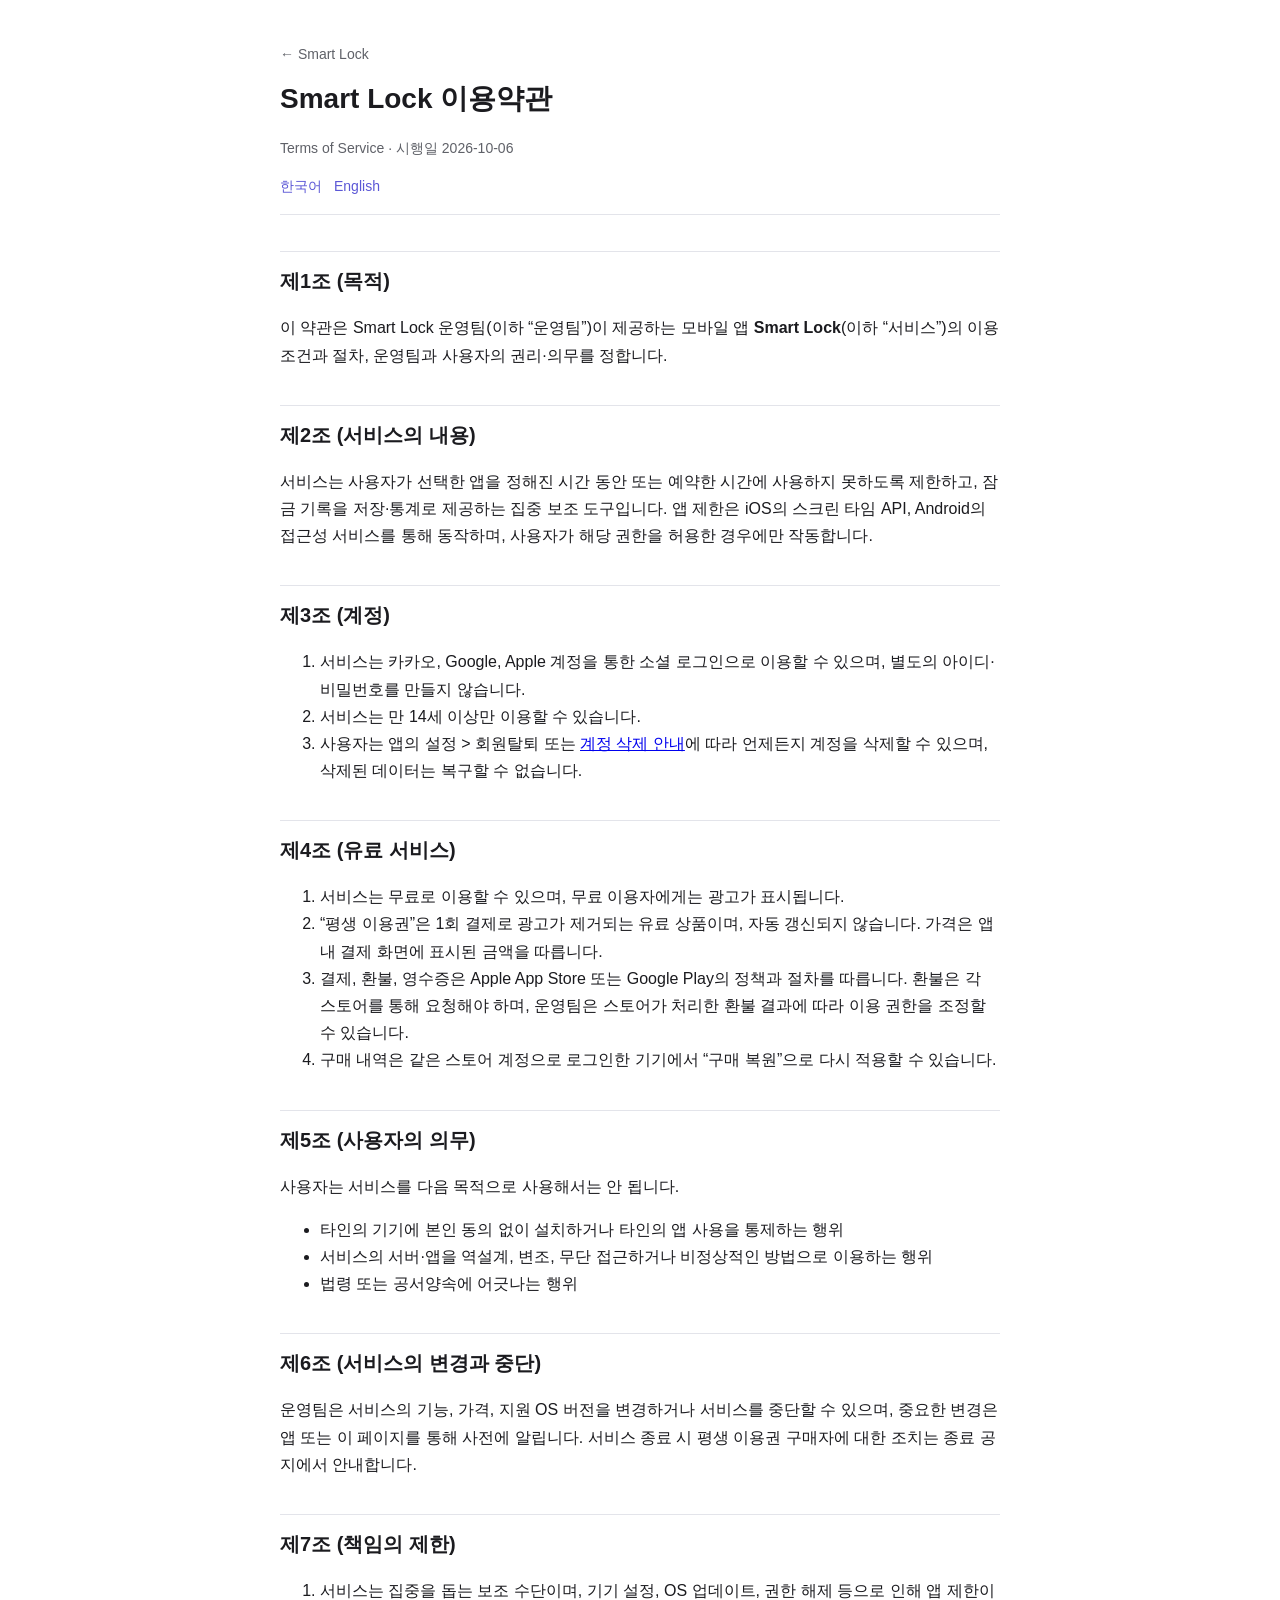
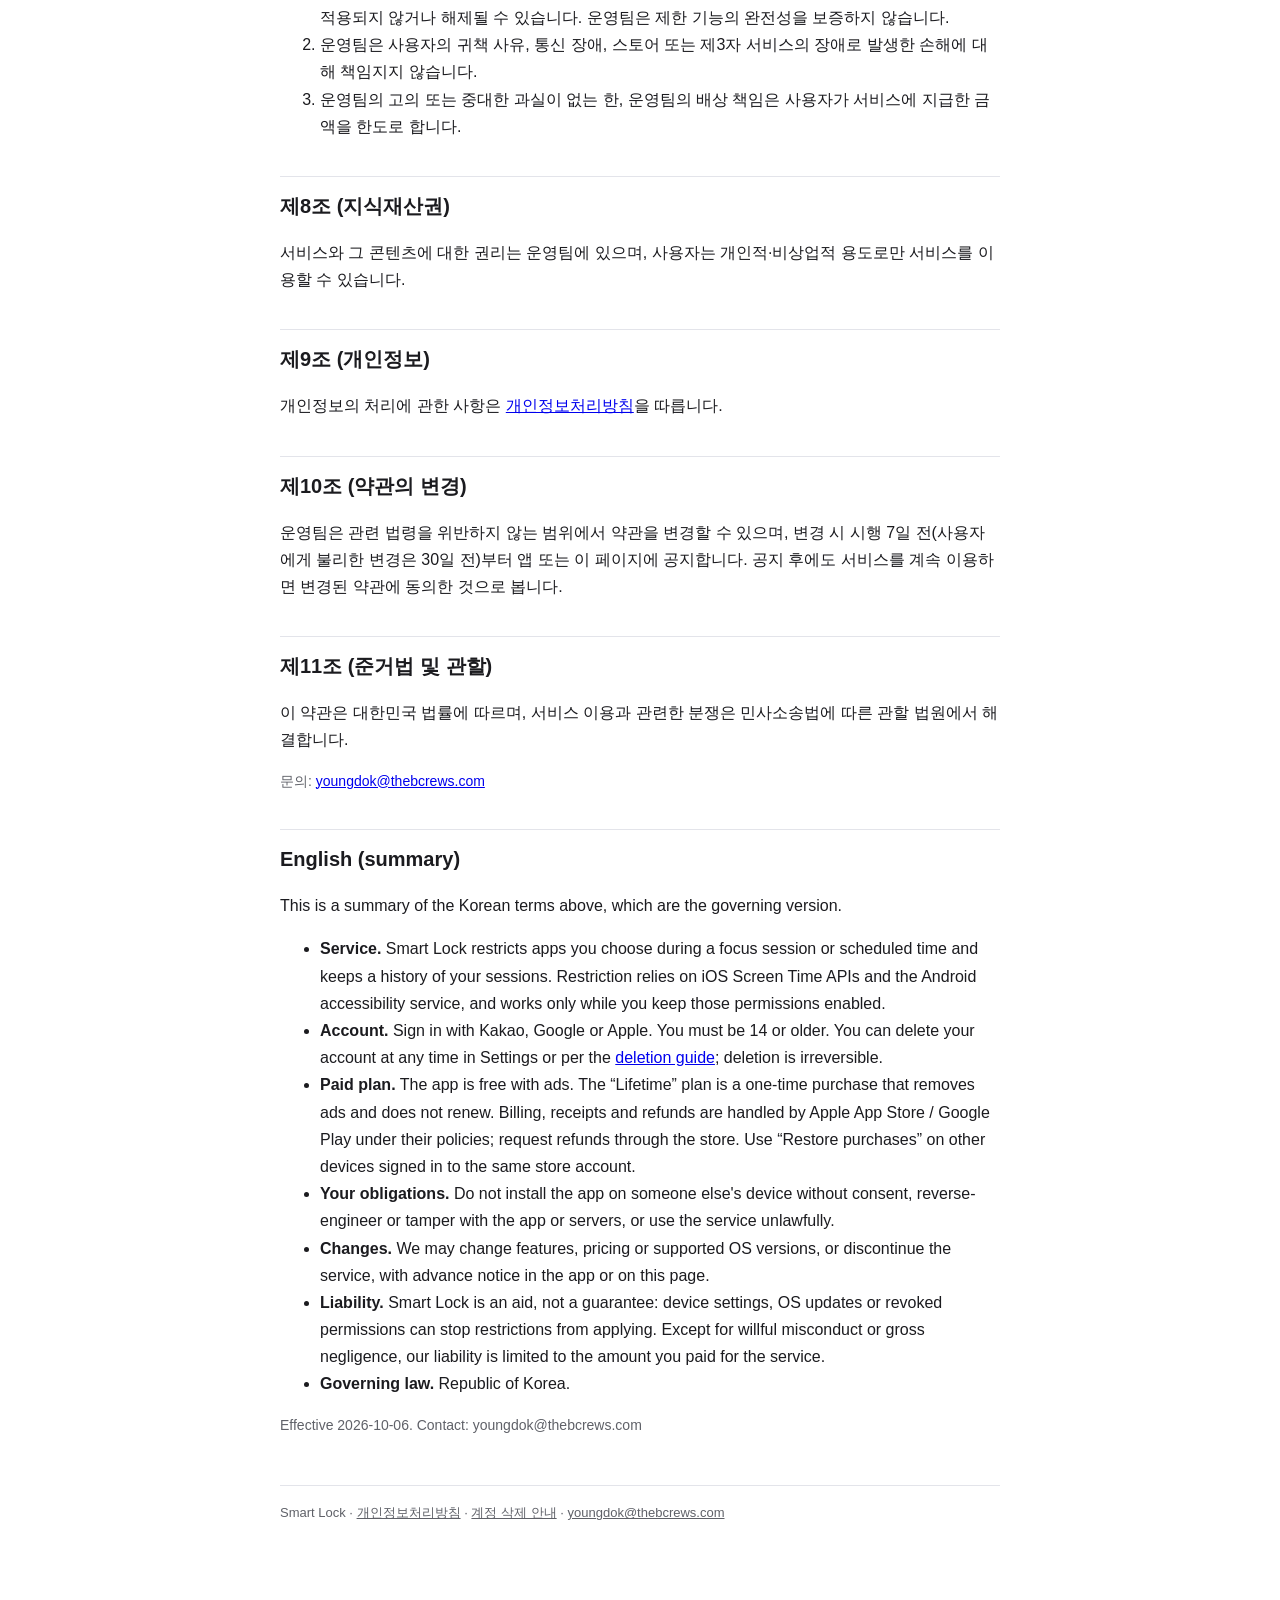
<file: terms.html>
<!doctype html>
<html lang="ko">
<head>
<meta charset="utf-8">
<meta name="viewport" content="width=device-width,initial-scale=1">
<title>Smart Lock – 이용약관</title>
<link rel="stylesheet" href="style.css">
</head>
<body>
<main>
<header>
<a href="./">← Smart Lock</a>
<h1>Smart Lock 이용약관</h1>
<p class="meta">Terms of Service · 시행일 2026-10-06</p>
<div class="lang"><a href="#ko">한국어</a><a href="#en">English</a></div>
</header>

<section id="ko">
<h2>제1조 (목적)</h2>
<p>이 약관은 Smart Lock 운영팀(이하 “운영팀”)이 제공하는 모바일 앱 <strong>Smart Lock</strong>(이하 “서비스”)의 이용 조건과 절차, 운영팀과 사용자의 권리·의무를 정합니다.</p>

<h2>제2조 (서비스의 내용)</h2>
<p>서비스는 사용자가 선택한 앱을 정해진 시간 동안 또는 예약한 시간에 사용하지 못하도록 제한하고, 잠금 기록을 저장·통계로 제공하는 집중 보조 도구입니다. 앱 제한은 iOS의 스크린 타임 API, Android의 접근성 서비스를 통해 동작하며, 사용자가 해당 권한을 허용한 경우에만 작동합니다.</p>

<h2>제3조 (계정)</h2>
<ol>
<li>서비스는 카카오, Google, Apple 계정을 통한 소셜 로그인으로 이용할 수 있으며, 별도의 아이디·비밀번호를 만들지 않습니다.</li>
<li>서비스는 만 14세 이상만 이용할 수 있습니다.</li>
<li>사용자는 앱의 설정 &gt; 회원탈퇴 또는 <a href="account-deletion.html">계정 삭제 안내</a>에 따라 언제든지 계정을 삭제할 수 있으며, 삭제된 데이터는 복구할 수 없습니다.</li>
</ol>

<h2>제4조 (유료 서비스)</h2>
<ol>
<li>서비스는 무료로 이용할 수 있으며, 무료 이용자에게는 광고가 표시됩니다.</li>
<li>“평생 이용권”은 1회 결제로 광고가 제거되는 유료 상품이며, 자동 갱신되지 않습니다. 가격은 앱 내 결제 화면에 표시된 금액을 따릅니다.</li>
<li>결제, 환불, 영수증은 Apple App Store 또는 Google Play의 정책과 절차를 따릅니다. 환불은 각 스토어를 통해 요청해야 하며, 운영팀은 스토어가 처리한 환불 결과에 따라 이용 권한을 조정할 수 있습니다.</li>
<li>구매 내역은 같은 스토어 계정으로 로그인한 기기에서 “구매 복원”으로 다시 적용할 수 있습니다.</li>
</ol>

<h2>제5조 (사용자의 의무)</h2>
<p>사용자는 서비스를 다음 목적으로 사용해서는 안 됩니다.</p>
<ul>
<li>타인의 기기에 본인 동의 없이 설치하거나 타인의 앱 사용을 통제하는 행위</li>
<li>서비스의 서버·앱을 역설계, 변조, 무단 접근하거나 비정상적인 방법으로 이용하는 행위</li>
<li>법령 또는 공서양속에 어긋나는 행위</li>
</ul>

<h2>제6조 (서비스의 변경과 중단)</h2>
<p>운영팀은 서비스의 기능, 가격, 지원 OS 버전을 변경하거나 서비스를 중단할 수 있으며, 중요한 변경은 앱 또는 이 페이지를 통해 사전에 알립니다. 서비스 종료 시 평생 이용권 구매자에 대한 조치는 종료 공지에서 안내합니다.</p>

<h2>제7조 (책임의 제한)</h2>
<ol>
<li>서비스는 집중을 돕는 보조 수단이며, 기기 설정, OS 업데이트, 권한 해제 등으로 인해 앱 제한이 적용되지 않거나 해제될 수 있습니다. 운영팀은 제한 기능의 완전성을 보증하지 않습니다.</li>
<li>운영팀은 사용자의 귀책 사유, 통신 장애, 스토어 또는 제3자 서비스의 장애로 발생한 손해에 대해 책임지지 않습니다.</li>
<li>운영팀의 고의 또는 중대한 과실이 없는 한, 운영팀의 배상 책임은 사용자가 서비스에 지급한 금액을 한도로 합니다.</li>
</ol>

<h2>제8조 (지식재산권)</h2>
<p>서비스와 그 콘텐츠에 대한 권리는 운영팀에 있으며, 사용자는 개인적·비상업적 용도로만 서비스를 이용할 수 있습니다.</p>

<h2>제9조 (개인정보)</h2>
<p>개인정보의 처리에 관한 사항은 <a href="privacy.html">개인정보처리방침</a>을 따릅니다.</p>

<h2>제10조 (약관의 변경)</h2>
<p>운영팀은 관련 법령을 위반하지 않는 범위에서 약관을 변경할 수 있으며, 변경 시 시행 7일 전(사용자에게 불리한 변경은 30일 전)부터 앱 또는 이 페이지에 공지합니다. 공지 후에도 서비스를 계속 이용하면 변경된 약관에 동의한 것으로 봅니다.</p>

<h2>제11조 (준거법 및 관할)</h2>
<p>이 약관은 대한민국 법률에 따르며, 서비스 이용과 관련한 분쟁은 민사소송법에 따른 관할 법원에서 해결합니다.</p>

<p class="meta">문의: <a href="mailto:youngdok@thebcrews.com">youngdok@thebcrews.com</a></p>
</section>

<section id="en">
<h2>English (summary)</h2>
<p>This is a summary of the Korean terms above, which are the governing version.</p>
<ul>
<li><strong>Service.</strong> Smart Lock restricts apps you choose during a focus session or scheduled time and keeps a history of your sessions. Restriction relies on iOS Screen Time APIs and the Android accessibility service, and works only while you keep those permissions enabled.</li>
<li><strong>Account.</strong> Sign in with Kakao, Google or Apple. You must be 14 or older. You can delete your account at any time in Settings or per the <a href="account-deletion.html">deletion guide</a>; deletion is irreversible.</li>
<li><strong>Paid plan.</strong> The app is free with ads. The “Lifetime” plan is a one-time purchase that removes ads and does not renew. Billing, receipts and refunds are handled by Apple App Store / Google Play under their policies; request refunds through the store. Use “Restore purchases” on other devices signed in to the same store account.</li>
<li><strong>Your obligations.</strong> Do not install the app on someone else's device without consent, reverse-engineer or tamper with the app or servers, or use the service unlawfully.</li>
<li><strong>Changes.</strong> We may change features, pricing or supported OS versions, or discontinue the service, with advance notice in the app or on this page.</li>
<li><strong>Liability.</strong> Smart Lock is an aid, not a guarantee: device settings, OS updates or revoked permissions can stop restrictions from applying. Except for willful misconduct or gross negligence, our liability is limited to the amount you paid for the service.</li>
<li><strong>Governing law.</strong> Republic of Korea.</li>
</ul>
<p class="meta">Effective 2026-10-06. Contact: youngdok@thebcrews.com</p>
</section>

<footer>Smart Lock · <a href="privacy.html">개인정보처리방침</a> · <a href="account-deletion.html">계정 삭제 안내</a> · <a href="mailto:youngdok@thebcrews.com">youngdok@thebcrews.com</a></footer>
</main>
</body>
</html>
</file>
<file: style.css>
:root{--ink:#1b1b1f;--muted:#5f6168;--line:#e3e4ea;--bg:#fff;--accent:#5b57d6}
*{box-sizing:border-box}
body{margin:0;background:var(--bg);color:var(--ink);font:16px/1.7 -apple-system,BlinkMacSystemFont,"Apple SD Gothic Neo","Pretendard","Noto Sans KR",Roboto,sans-serif}
main{max-width:760px;margin:0 auto;padding:40px 20px 80px}
header{border-bottom:1px solid var(--line);margin-bottom:32px;padding-bottom:16px}
header a{color:var(--muted);text-decoration:none;font-size:14px}
header a:hover{color:var(--ink)}
h1{font-size:28px;margin:8px 0 4px}
h2{font-size:20px;margin:36px 0 10px;padding-top:12px;border-top:1px solid var(--line)}
h3{font-size:16px;margin:20px 0 6px}
.meta{color:var(--muted);font-size:14px}
table{border-collapse:collapse;width:100%;font-size:14px;margin:12px 0}
th,td{border:1px solid var(--line);padding:8px 10px;text-align:left;vertical-align:top}
th{background:#f6f6f9}
.box{background:#f6f6f9;border-radius:12px;padding:16px 20px;margin:16px 0}
.box ol{margin:8px 0 0 18px;padding:0}
.lang{display:flex;gap:12px;font-size:14px;margin-top:8px}
.lang a{color:var(--accent)}
footer{color:var(--muted);font-size:13px;margin-top:48px;border-top:1px solid var(--line);padding-top:16px}
footer a{color:var(--muted)}
</file>
